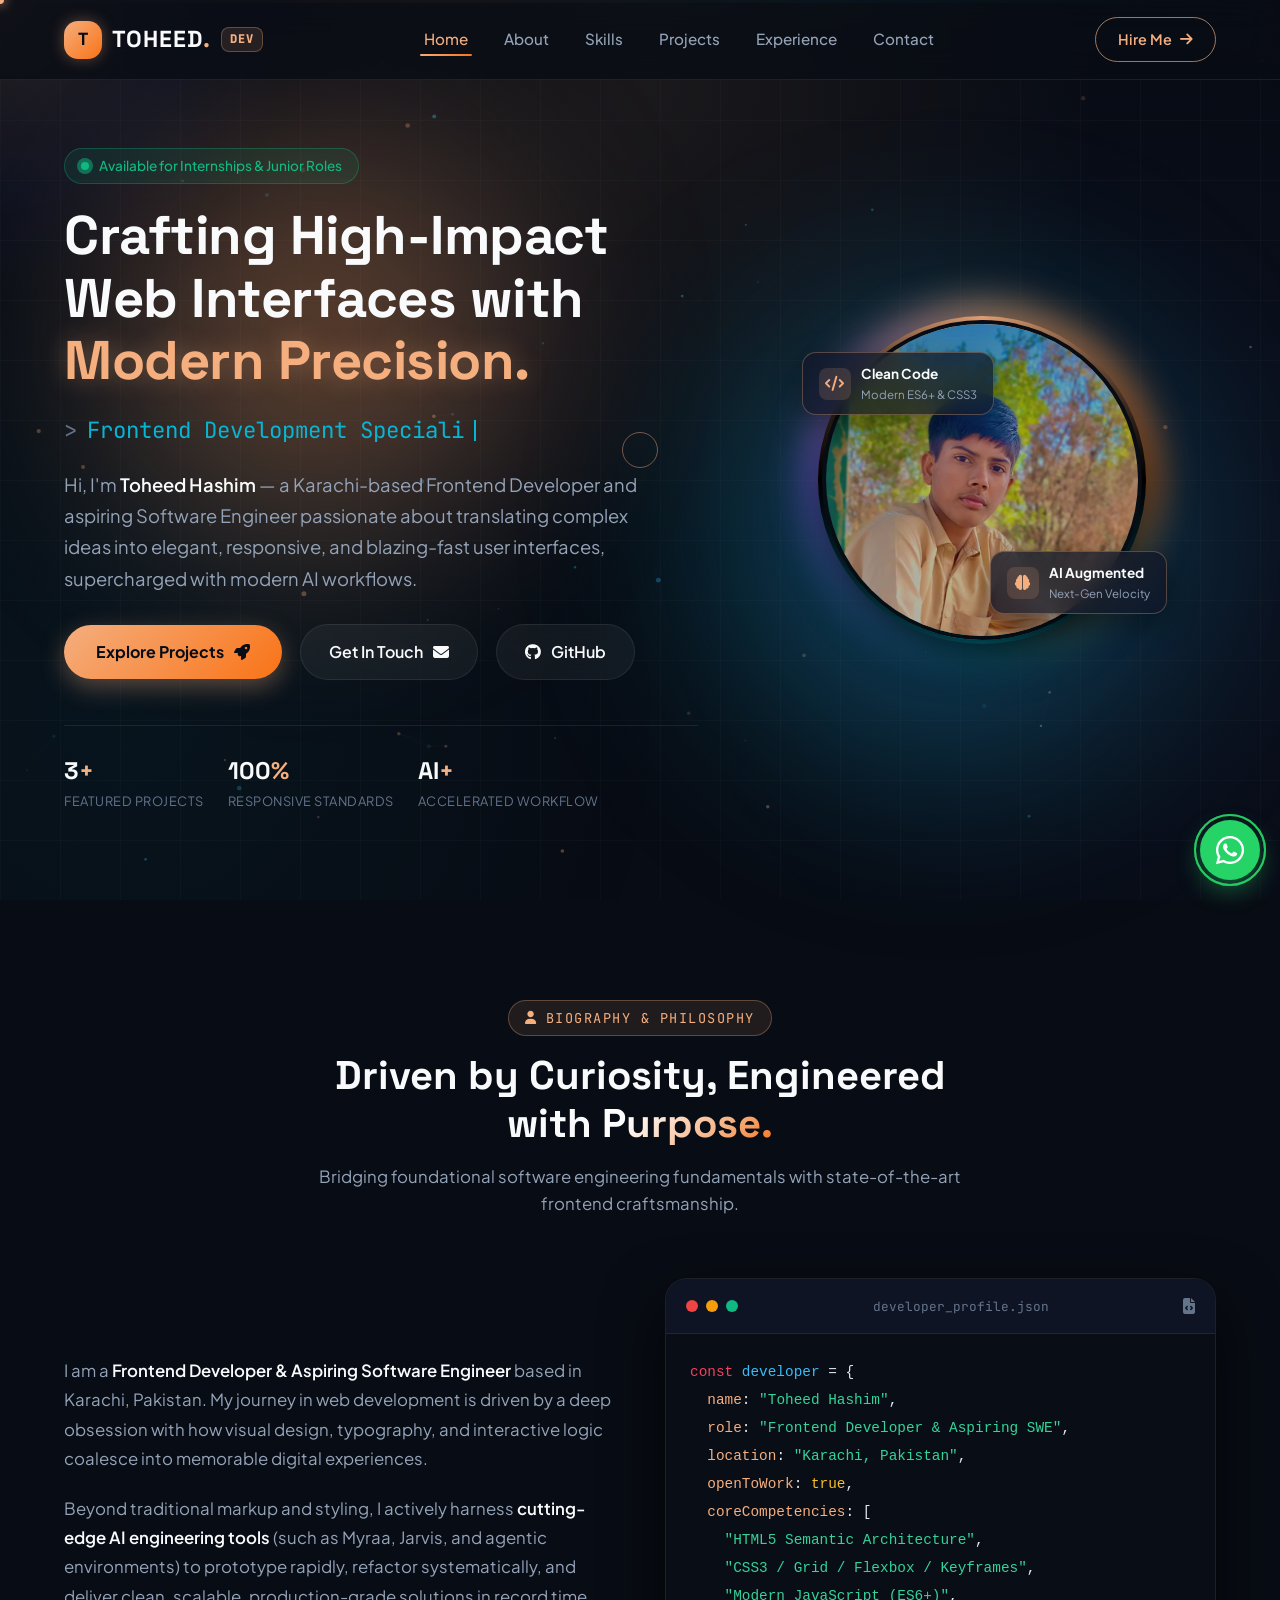
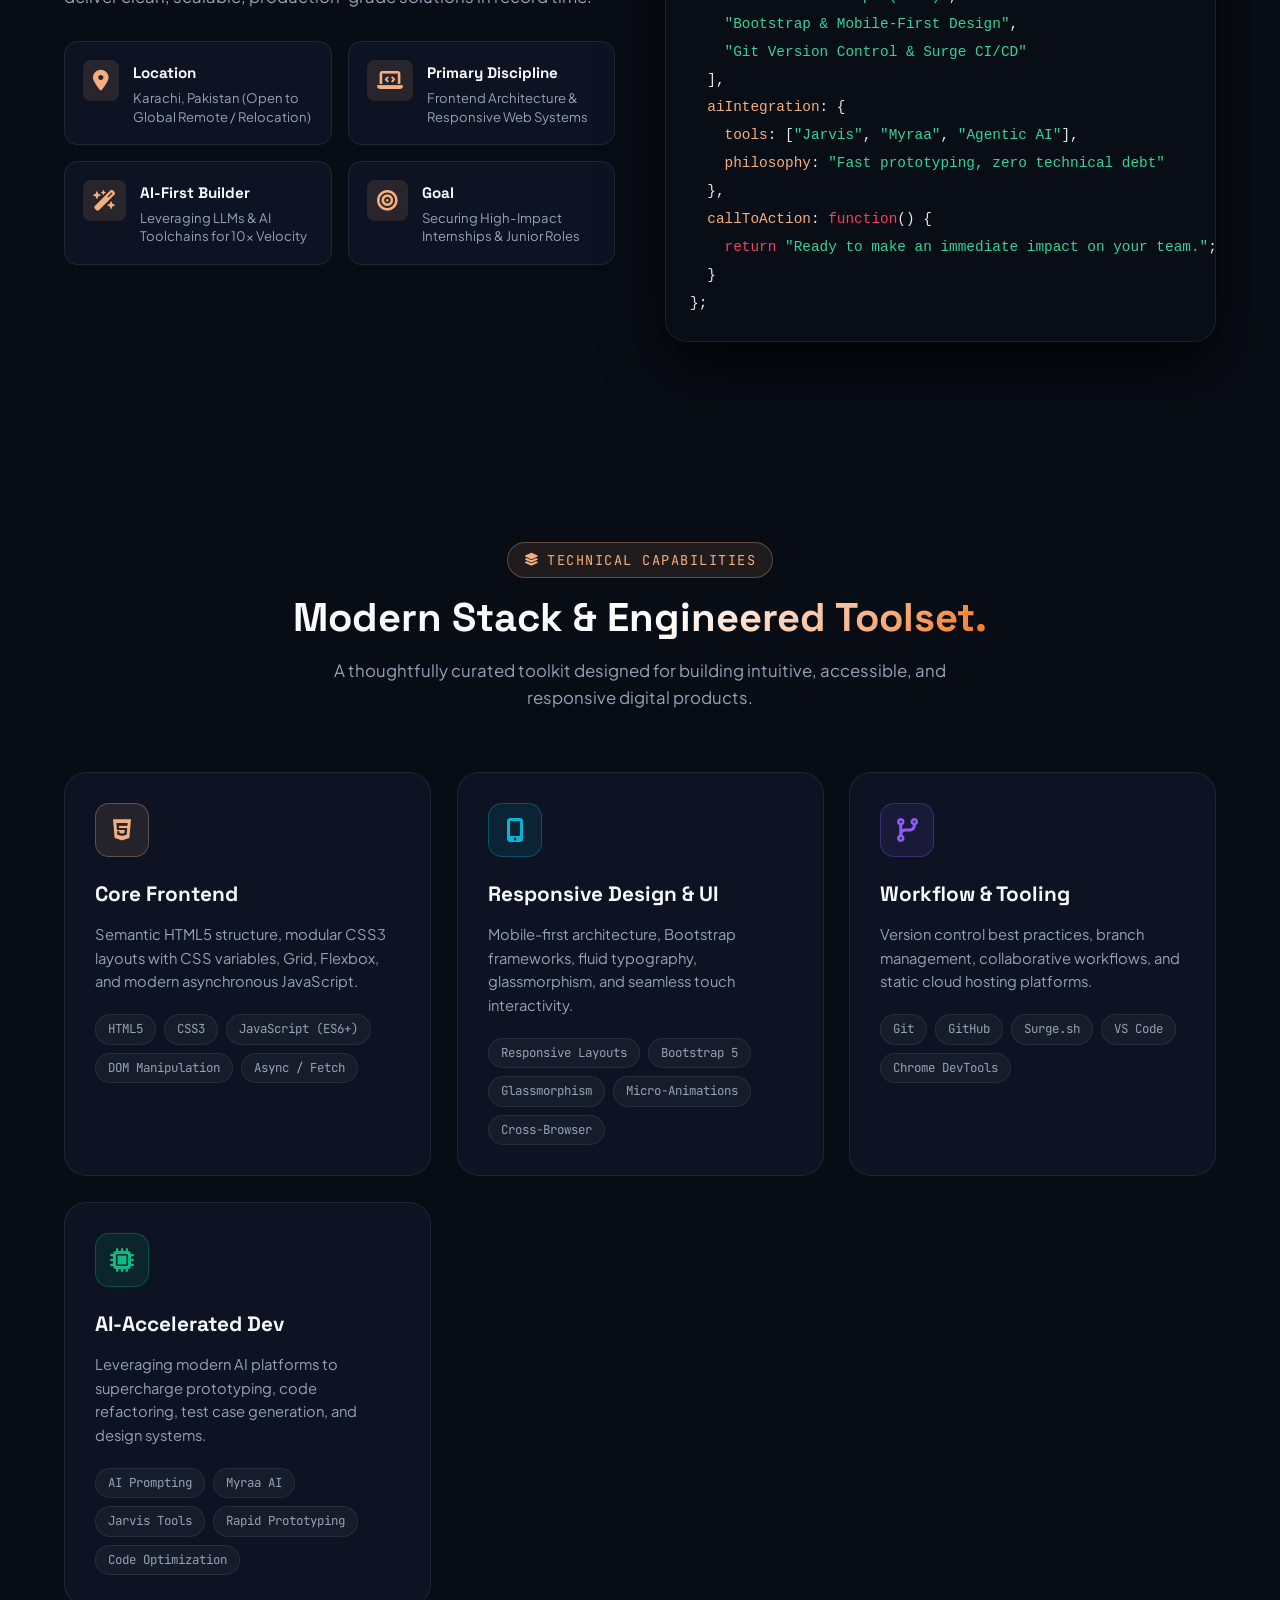
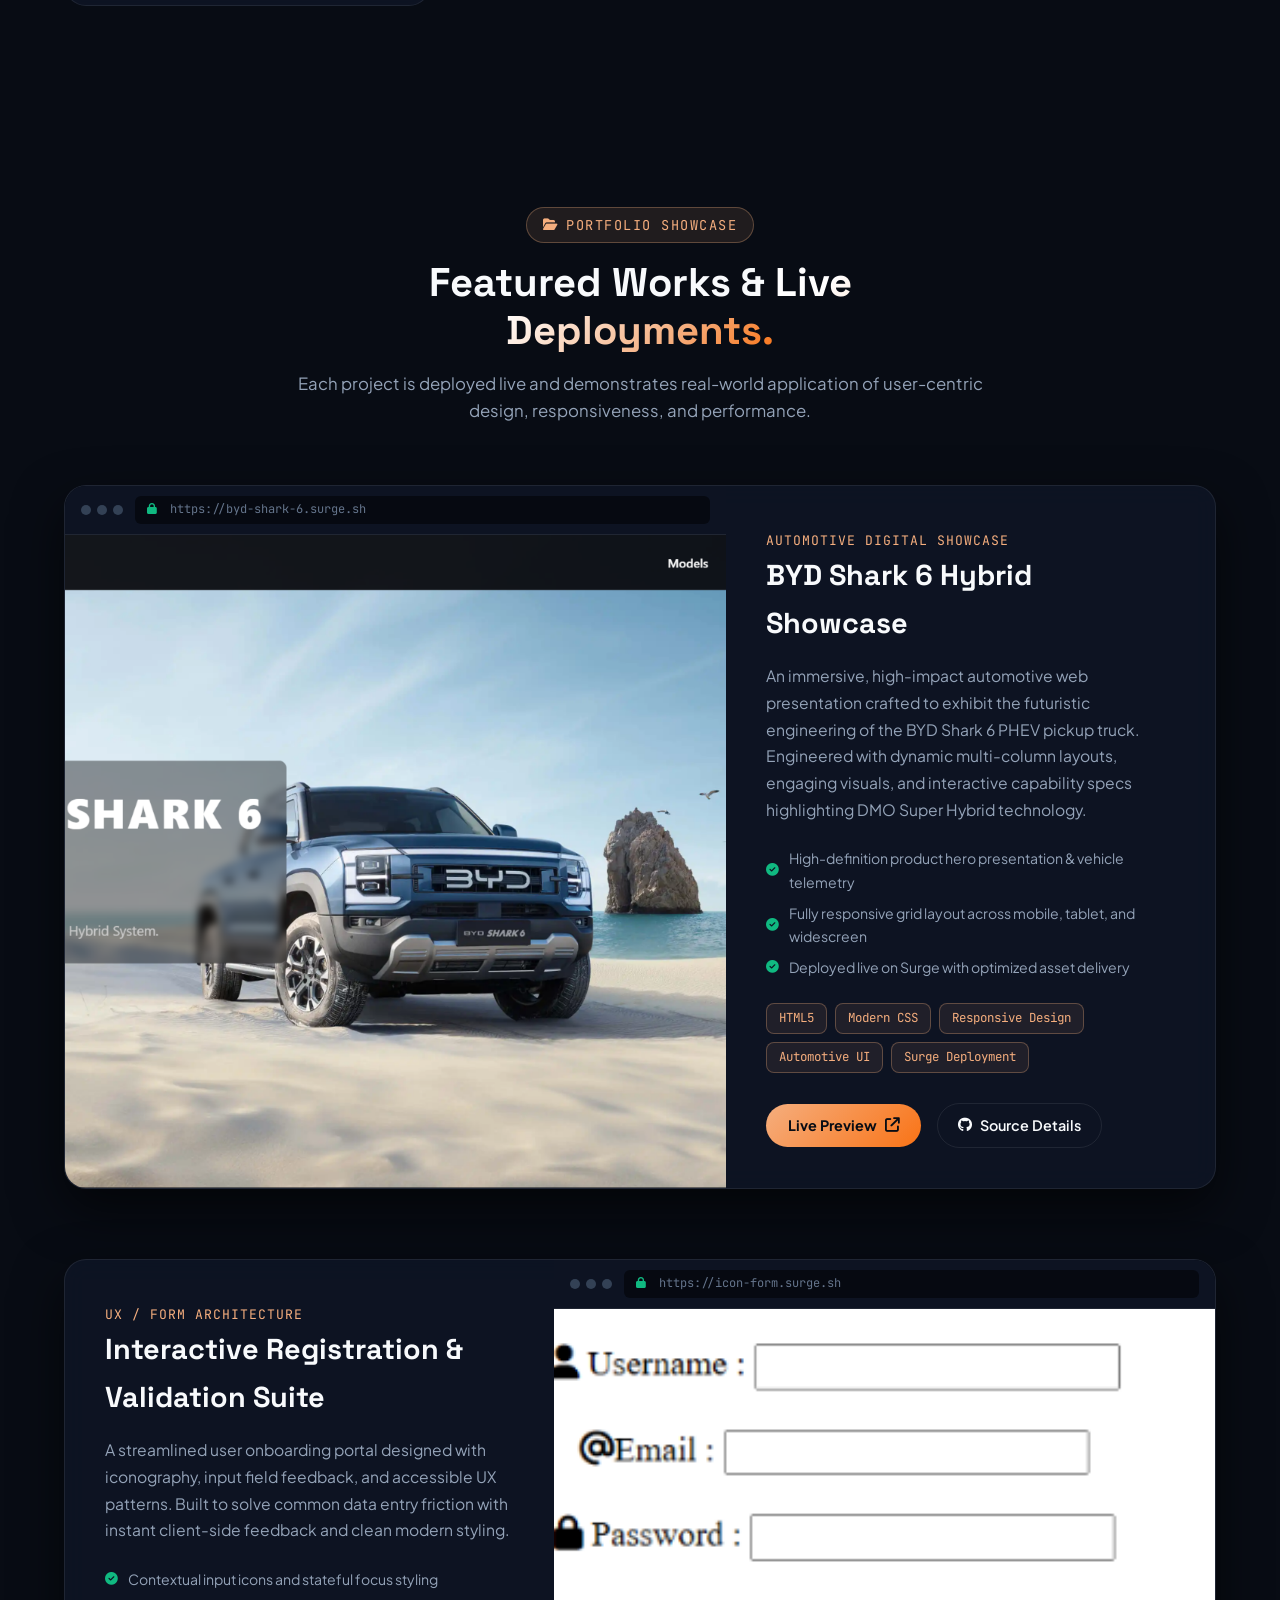
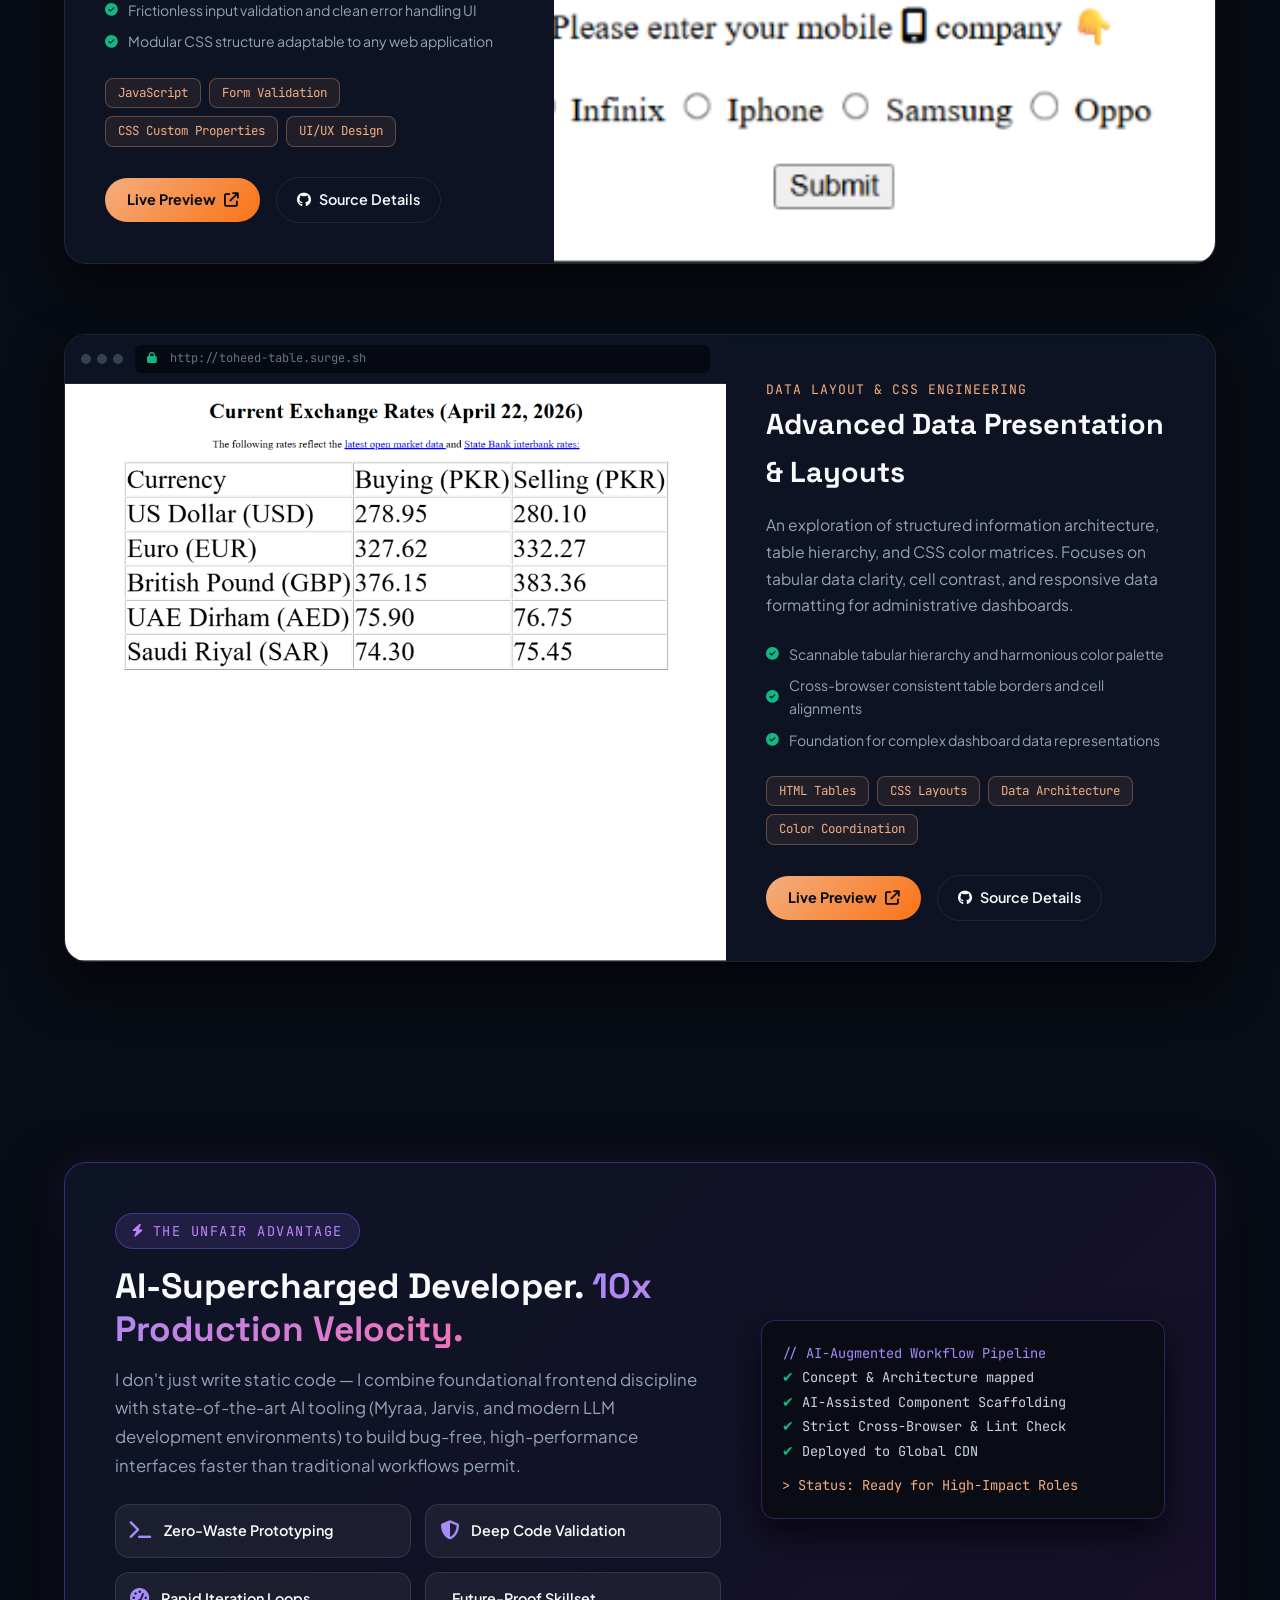
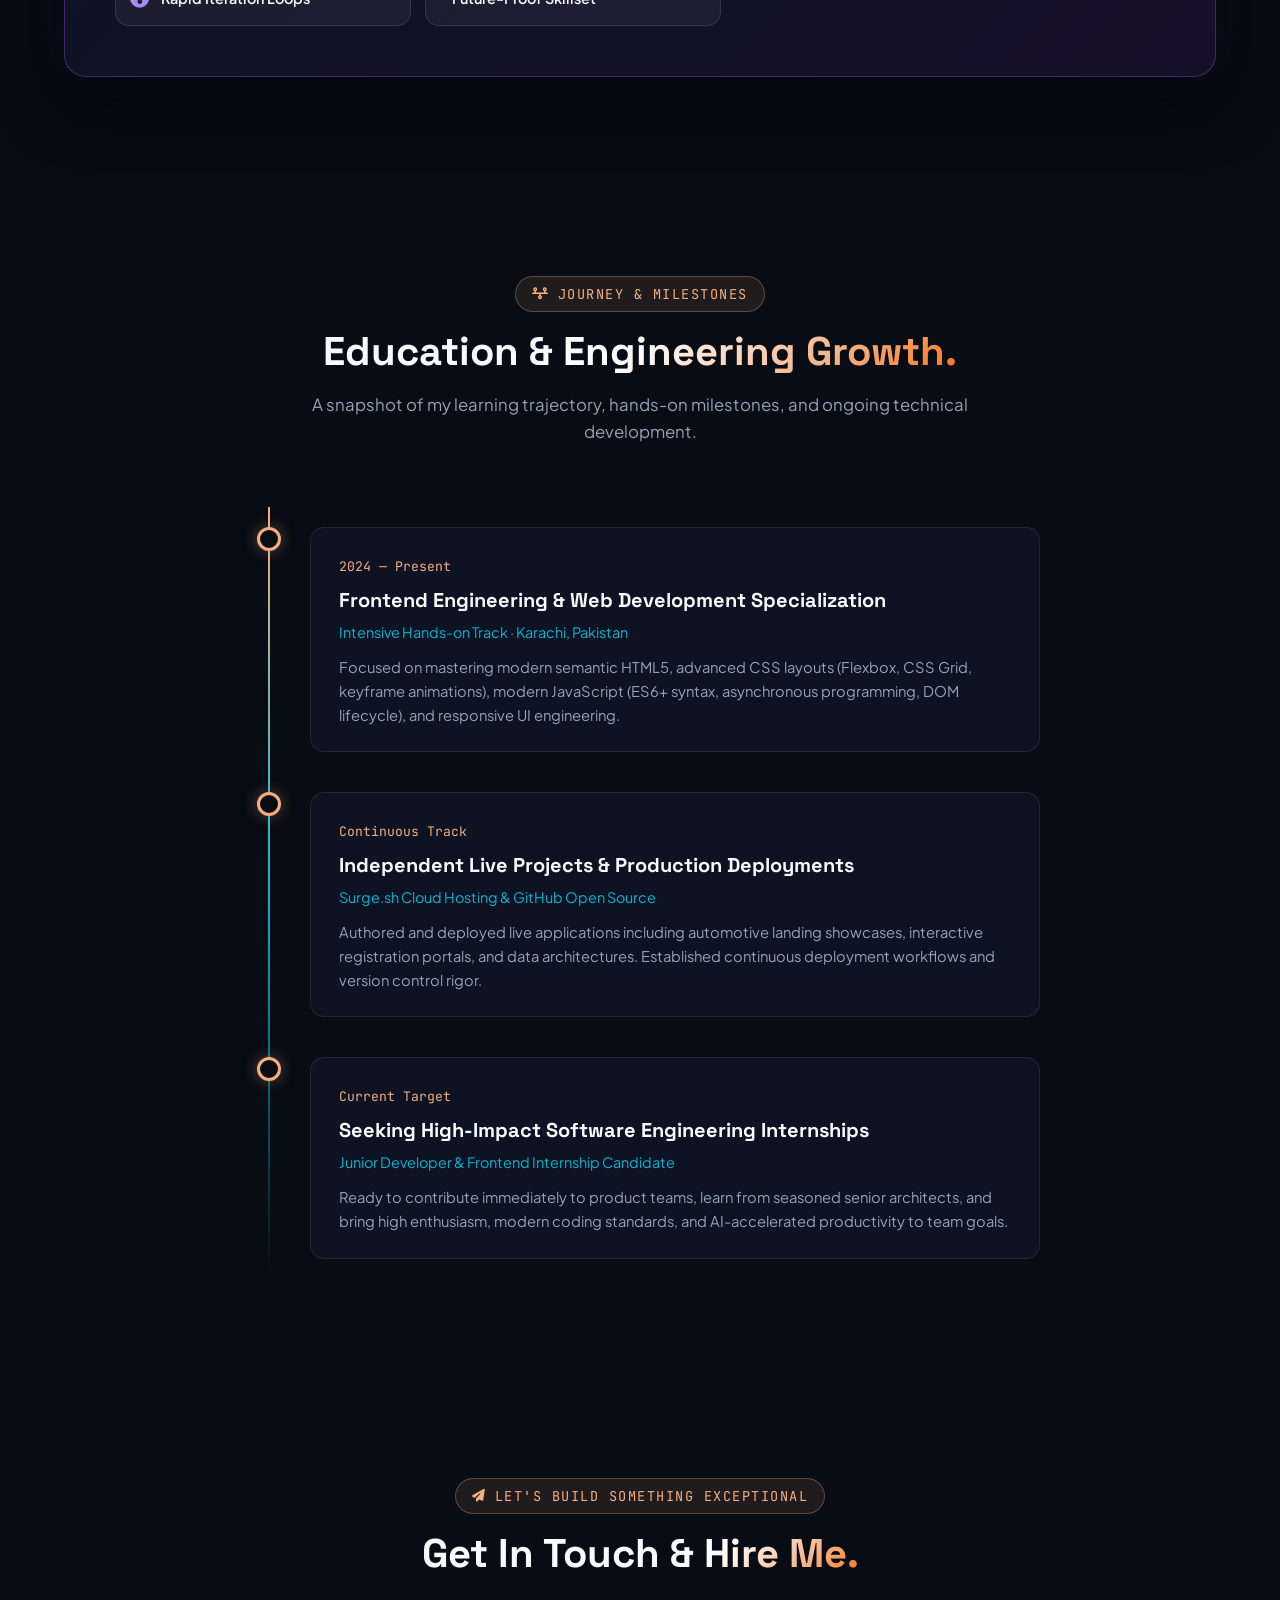
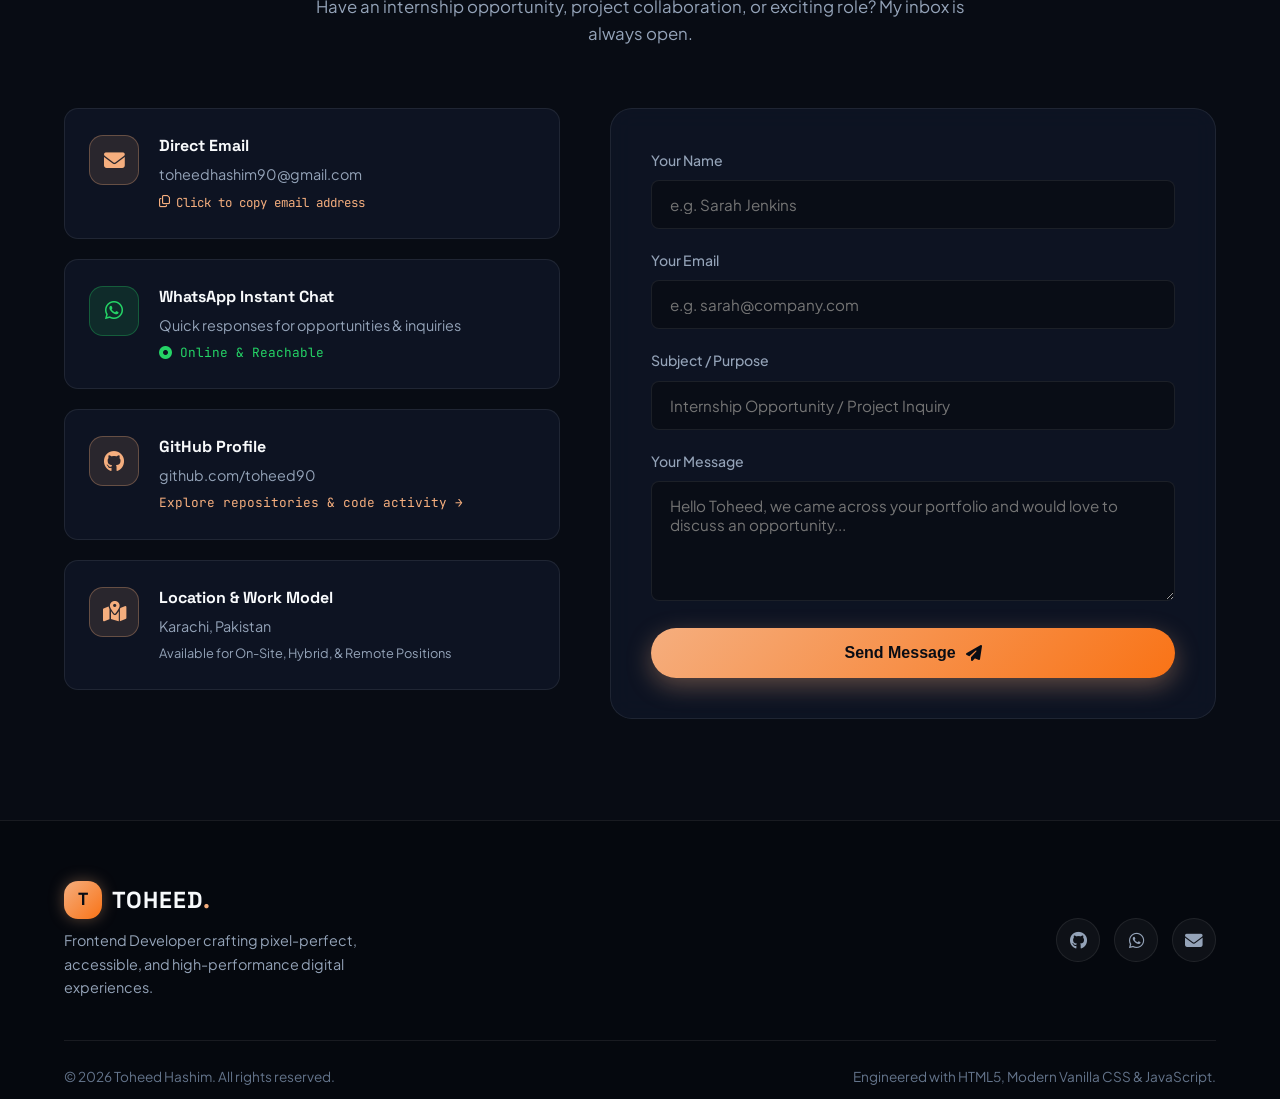
<file: index.html>
<!DOCTYPE html>
<html lang="en">
<head>
    <meta charset="UTF-8">
    <meta name="viewport" content="width=device-width, initial-scale=1.0">
    <title>Toheed Hashim | Frontend Developer & Aspiring Software Engineer</title>
    
    <!-- SEO & Metadata -->
    <meta name="description" content="Portfolio of Toheed Hashim - Frontend Developer & Aspiring Software Engineer in Karachi, building sleek, modern, high-performance web applications and AI-accelerated workflows.">
    <meta name="keywords" content="Toheed Hashim, Frontend Developer, Web Developer Karachi, Software Engineer, Portfolio, HTML5, CSS3, JavaScript, Bootstrap">
    <meta name="author" content="Toheed Hashim">
    
    <!-- Google Fonts -->
    <link rel="preconnect" href="https://fonts.googleapis.com">
    <link rel="preconnect" href="https://fonts.gstatic.com" crossorigin>
    <link href="https://fonts.googleapis.com/css2?family=JetBrains+Mono:wght@400;500;700&family=Plus+Jakarta+Sans:wght@400;500;600;700&family=Space+Grotesk:wght@500;700;800&display=swap" rel="stylesheet">
    
    <!-- Font Awesome Icons -->
    <link rel="stylesheet" href="https://cdnjs.cloudflare.com/ajax/libs/font-awesome/6.5.1/css/all.min.css">
    
    <!-- Custom Stylesheet -->
    <link rel="stylesheet" href="style.css">
</head>
<body>

    <!-- Ambient Canvas & Background Grid Pattern -->
    <canvas id="ambientCanvas"></canvas>
    <div class="bg-grid-pattern"></div>
    <div class="cosmic-orb orb-1"></div>
    <div class="cosmic-orb orb-2"></div>
    <div class="cyber-scanline"></div>

    <!-- Custom Cursor -->
    <div class="custom-cursor" id="cursor"></div>
    <div class="cursor-ring" id="cursorRing"></div>

    <!-- ==========================================================================
         TOP NAVIGATION BAR
         ========================================================================== -->
    <nav class="navbar" id="navbar">
        <div class="container nav-container">
            <!-- Brand Logo -->
            <a href="#home" class="brand-logo" id="brandLogo">
                <div class="logo-icon">T</div>
                <span>TOHEED<span class="logo-dot">.</span></span>
                <span class="dev-tag">DEV</span>
            </a>

            <!-- Nav Links -->
            <ul class="nav-menu" id="navMenu">
                <li><a href="#home" class="nav-link active">Home</a></li>
                <li><a href="#about" class="nav-link">About</a></li>
                <li><a href="#skills" class="nav-link">Skills</a></li>
                <li><a href="#projects" class="nav-link">Projects</a></li>
                <li><a href="#experience" class="nav-link">Experience</a></li>
                <li><a href="#contact" class="nav-link">Contact</a></li>
            </ul>

            <!-- Nav Action & Hamburger -->
            <div class="nav-actions">
                <a href="#contact" class="btn-hire">
                    <span>Hire Me</span>
                    <i class="fa-solid fa-arrow-right"></i>
                </a>
                <button class="hamburger" id="hamburgerBtn" aria-label="Toggle navigation menu">
                    <span></span>
                    <span></span>
                    <span></span>
                </button>
            </div>
        </div>
    </nav>

    <!-- ==========================================================================
         HERO SECTION
         ========================================================================== -->
    <section class="hero-section" id="home">
        <div class="container">
            <div class="hero-grid">
                <!-- Left Hero Content -->
                <div class="hero-content">
                    <!-- Status Badge -->
                    <div class="status-badge">
                        <span class="status-dot"></span>
                        <span>Available for Internships & Junior Roles</span>
                    </div>

                    <!-- Main Headline with Cyber Glitch -->
                    <h1 class="hero-title glitch-text">
                        Crafting High-Impact Web Interfaces with <span class="name-highlight">Modern Precision.</span>
                    </h1>

                    <!-- Dynamic Typing Text -->
                    <div class="typed-role-container">
                        <span class="prefix">&gt;</span>
                        <span id="typedRole">Frontend Development Specialist</span>
                        <span class="typed-cursor"></span>
                    </div>

                    <!-- Intro Narrative -->
                    <p class="hero-description">
                        Hi, I'm <strong>Toheed Hashim</strong> — a Karachi-based Frontend Developer and aspiring Software Engineer passionate about translating complex ideas into elegant, responsive, and blazing-fast user interfaces, supercharged with modern AI workflows.
                    </p>

                    <!-- Call To Action Buttons -->
                    <div class="hero-cta-group">
                        <a href="#projects" class="btn-primary">
                            <span>Explore Projects</span>
                            <i class="fa-solid fa-rocket"></i>
                        </a>
                        <a href="#contact" class="btn-secondary">
                            <span>Get In Touch</span>
                            <i class="fa-solid fa-envelope"></i>
                        </a>
                        <a href="https://github.com/toheed90" target="_blank" rel="noopener noreferrer" class="btn-secondary" title="GitHub Profile">
                            <i class="fa-brands fa-github"></i>
                            <span>GitHub</span>
                        </a>
                    </div>

                    <!-- Key Metrics -->
                    <div class="hero-metrics">
                        <div class="metric-item">
                            <div class="metric-number">3<span class="accent">+</span></div>
                            <div class="metric-label">Featured Projects</div>
                        </div>
                        <div class="metric-item">
                            <div class="metric-number">100<span class="accent">%</span></div>
                            <div class="metric-label">Responsive Standards</div>
                        </div>
                        <div class="metric-item">
                            <div class="metric-number">AI<span class="accent">+</span></div>
                            <div class="metric-label">Accelerated Workflow</div>
                        </div>
                    </div>
                </div>

                <!-- Right Hero Visual / Avatar -->
                <div class="hero-media">
                    <div class="avatar-wrapper">
                        <div class="avatar-glow-ring"></div>
                        <div class="avatar-border-ring"></div>
                        <img src="toheed.jpeg" alt="Toheed Hashim - Frontend Developer" class="avatar-img">
                        
                        <!-- Floating Glass Badges -->
                        <div class="floating-badge badge-1">
                            <div class="badge-icon">
                                <i class="fa-solid fa-code"></i>
                            </div>
                            <div class="badge-text">
                                <strong>Clean Code</strong>
                                <span>Modern ES6+ & CSS3</span>
                            </div>
                        </div>

                        <div class="floating-badge badge-2">
                            <div class="badge-icon">
                                <i class="fa-solid fa-brain"></i>
                            </div>
                            <div class="badge-text">
                                <strong>AI Augmented</strong>
                                <span>Next-Gen Velocity</span>
                            </div>
                        </div>
                    </div>
                </div>
            </div>
        </div>
    </section>

    <!-- ==========================================================================
         ABOUT ME SECTION
         ========================================================================== -->
    <section class="about-section" id="about">
        <div class="container">
            <div class="section-header reveal">
                <div class="section-tag glow-animated">
                    <i class="fa-solid fa-user"></i>
                    <span>Biography & Philosophy</span>
                </div>
                <h2 class="section-title">
                    Driven by Curiosity, Engineered with <span class="gradient-text">Purpose.</span>
                </h2>
                <p class="section-subtitle">
                    Bridging foundational software engineering fundamentals with state-of-the-art frontend craftsmanship.
                </p>
            </div>

            <div class="about-grid">
                <!-- Narrative -->
                <div class="about-narrative reveal-left delay-1">
                    <p>
                        I am a <strong>Frontend Developer & Aspiring Software Engineer</strong> based in Karachi, Pakistan. My journey in web development is driven by a deep obsession with how visual design, typography, and interactive logic coalesce into memorable digital experiences.
                    </p>
                    <p>
                        Beyond traditional markup and styling, I actively harness <strong>cutting-edge AI engineering tools</strong> (such as Myraa, Jarvis, and agentic environments) to prototype rapidly, refactor systematically, and deliver clean, scalable, production-grade solutions in record time.
                    </p>

                    <!-- Key Highlights Grid -->
                    <div class="about-highlights">
                        <div class="highlight-box">
                            <i class="fa-solid fa-location-dot"></i>
                            <div class="highlight-content">
                                <h4>Location</h4>
                                <p>Karachi, Pakistan (Open to Global Remote / Relocation)</p>
                            </div>
                        </div>

                        <div class="highlight-box">
                            <i class="fa-solid fa-laptop-code"></i>
                            <div class="highlight-content">
                                <h4>Primary Discipline</h4>
                                <p>Frontend Architecture & Responsive Web Systems</p>
                            </div>
                        </div>

                        <div class="highlight-box">
                            <i class="fa-solid fa-wand-magic-sparkles"></i>
                            <div class="highlight-content">
                                <h4>AI-First Builder</h4>
                                <p>Leveraging LLMs & AI Toolchains for 10x Velocity</p>
                            </div>
                        </div>

                        <div class="highlight-box">
                            <i class="fa-solid fa-bullseye"></i>
                            <div class="highlight-content">
                                <h4>Goal</h4>
                                <p>Securing High-Impact Internships & Junior Roles</p>
                            </div>
                        </div>
                    </div>
                </div>

                <!-- Code Terminal Preview -->
                <div class="about-code-window reveal-right delay-2 float-animated">
                    <div class="code-header">
                        <div class="window-dots">
                            <span class="dot red"></span>
                            <span class="dot yellow"></span>
                            <span class="dot green"></span>
                        </div>
                        <span class="window-title">developer_profile.json</span>
                        <span><i class="fa-solid fa-file-code" style="color: #64748b;"></i></span>
                    </div>
                    <pre class="code-body"><code><span class="keyword">const</span> <span class="variable">developer</span> = {
  <span class="property">name</span>: <span class="string">"Toheed Hashim"</span>,
  <span class="property">role</span>: <span class="string">"Frontend Developer & Aspiring SWE"</span>,
  <span class="property">location</span>: <span class="string">"Karachi, Pakistan"</span>,
  <span class="property">openToWork</span>: <span class="boolean">true</span>,
  <span class="property">coreCompetencies</span>: [
    <span class="string">"HTML5 Semantic Architecture"</span>,
    <span class="string">"CSS3 / Grid / Flexbox / Keyframes"</span>,
    <span class="string">"Modern JavaScript (ES6+)"</span>,
    <span class="string">"Bootstrap & Mobile-First Design"</span>,
    <span class="string">"Git Version Control & Surge CI/CD"</span>
  ],
  <span class="property">aiIntegration</span>: {
    <span class="property">tools</span>: [<span class="string">"Jarvis"</span>, <span class="string">"Myraa"</span>, <span class="string">"Agentic AI"</span>],
    <span class="property">philosophy</span>: <span class="string">"Fast prototyping, zero technical debt"</span>
  },
  <span class="property">callToAction</span>: <span class="keyword">function</span>() {
    <span class="keyword">return</span> <span class="string">"Ready to make an immediate impact on your team."</span>;
  }
};</code></pre>
                </div>
            </div>
        </div>
    </section>

    <!-- ==========================================================================
         SKILLS & TECHNICAL MASTERY SECTION
         ========================================================================== -->
    <section class="skills-section" id="skills">
        <div class="container">
            <div class="section-header reveal">
                <div class="section-tag glow-animated">
                    <i class="fa-solid fa-layer-group"></i>
                    <span>Technical Capabilities</span>
                </div>
                <h2 class="section-title">
                    Modern Stack & <span class="gradient-text">Engineered Toolset.</span>
                </h2>
                <p class="section-subtitle">
                    A thoughtfully curated toolkit designed for building intuitive, accessible, and responsive digital products.
                </p>
            </div>

            <div class="skills-grid">
                <!-- Skill Card 1: Frontend Architecture -->
                <div class="skill-card reveal delay-1">
                    <div class="skill-icon-wrap">
                        <i class="fa-brands fa-html5"></i>
                    </div>
                    <h3>Core Frontend</h3>
                    <p>Semantic HTML5 structure, modular CSS3 layouts with CSS variables, Grid, Flexbox, and modern asynchronous JavaScript.</p>
                    <div class="skill-tags">
                        <span class="skill-badge">HTML5</span>
                        <span class="skill-badge">CSS3</span>
                        <span class="skill-badge">JavaScript (ES6+)</span>
                        <span class="skill-badge">DOM Manipulation</span>
                        <span class="skill-badge">Async / Fetch</span>
                    </div>
                </div>

                <!-- Skill Card 2: UI/UX & Responsive Systems -->
                <div class="skill-card cyan reveal delay-2">
                    <div class="skill-icon-wrap">
                        <i class="fa-solid fa-mobile-screen-button"></i>
                    </div>
                    <h3>Responsive Design & UI</h3>
                    <p>Mobile-first architecture, Bootstrap frameworks, fluid typography, glassmorphism, and seamless touch interactivity.</p>
                    <div class="skill-tags">
                        <span class="skill-badge">Responsive Layouts</span>
                        <span class="skill-badge">Bootstrap 5</span>
                        <span class="skill-badge">Glassmorphism</span>
                        <span class="skill-badge">Micro-Animations</span>
                        <span class="skill-badge">Cross-Browser</span>
                    </div>
                </div>

                <!-- Skill Card 3: Developer Tooling & Workflow -->
                <div class="skill-card purple reveal delay-3">
                    <div class="skill-icon-wrap">
                        <i class="fa-solid fa-code-branch"></i>
                    </div>
                    <h3>Workflow & Tooling</h3>
                    <p>Version control best practices, branch management, collaborative workflows, and static cloud hosting platforms.</p>
                    <div class="skill-tags">
                        <span class="skill-badge">Git</span>
                        <span class="skill-badge">GitHub</span>
                        <span class="skill-badge">Surge.sh</span>
                        <span class="skill-badge">VS Code</span>
                        <span class="skill-badge">Chrome DevTools</span>
                    </div>
                </div>

                <!-- Skill Card 4: Next-Gen AI Supercharging -->
                <div class="skill-card emerald reveal delay-4">
                    <div class="skill-icon-wrap">
                        <i class="fa-solid fa-microchip"></i>
                    </div>
                    <h3>AI-Accelerated Dev</h3>
                    <p>Leveraging modern AI platforms to supercharge prototyping, code refactoring, test case generation, and design systems.</p>
                    <div class="skill-tags">
                        <span class="skill-badge">AI Prompting</span>
                        <span class="skill-badge">Myraa AI</span>
                        <span class="skill-badge">Jarvis Tools</span>
                        <span class="skill-badge">Rapid Prototyping</span>
                        <span class="skill-badge">Code Optimization</span>
                    </div>
                </div>
            </div>
        </div>
    </section>

    <!-- ==========================================================================
         FEATURED PROJECTS SECTION
         ========================================================================== -->
    <section class="projects-section" id="projects">
        <div class="container">
            <div class="section-header reveal">
                <div class="section-tag glow-animated">
                    <i class="fa-solid fa-folder-open"></i>
                    <span>Portfolio Showcase</span>
                </div>
                <h2 class="section-title">
                    Featured Works & <span class="gradient-text">Live Deployments.</span>
                </h2>
                <p class="section-subtitle">
                    Each project is deployed live and demonstrates real-world application of user-centric design, responsiveness, and performance.
                </p>
            </div>

            <div class="projects-grid">
                <!-- Project 1: BYD Shark 6 Showcase -->
                <div class="project-card reveal delay-1">
                    <div class="project-media-wrap">
                        <div class="browser-bar">
                            <div class="browser-dots">
                                <span class="b-dot"></span>
                                <span class="b-dot"></span>
                                <span class="b-dot"></span>
                            </div>
                            <div class="browser-url">
                                <i class="fa-solid fa-lock"></i>
                                https://byd-shark-6.surge.sh
                            </div>
                        </div>
                        <div class="project-media-inner">
                            <img src="Screenshot 2026-07-10 171017.png" alt="BYD Shark 6 Showcase Project Preview">
                            <div class="project-overlay">
                                <a href="https://byd-shark-6.surge.sh/" target="_blank" rel="noopener noreferrer" class="btn-project">
                                    <i class="fa-solid fa-arrow-up-right-from-square"></i>
                                    <span>Launch Live App</span>
                                </a>
                            </div>
                        </div>
                    </div>
                    <div class="project-info-wrap">
                        <div>
                            <span class="project-category">Automotive Digital Showcase</span>
                            <h3 class="project-title">BYD Shark 6 Hybrid Showcase</h3>
                            <p class="project-desc">
                                An immersive, high-impact automotive web presentation crafted to exhibit the futuristic engineering of the BYD Shark 6 PHEV pickup truck. Engineered with dynamic multi-column layouts, engaging visuals, and interactive capability specs highlighting DMO Super Hybrid technology.
                            </p>
                            <ul class="project-features">
                                <li><i class="fa-solid fa-circle-check"></i> High-definition product hero presentation & vehicle telemetry</li>
                                <li><i class="fa-solid fa-circle-check"></i> Fully responsive grid layout across mobile, tablet, and widescreen</li>
                                <li><i class="fa-solid fa-circle-check"></i> Deployed live on Surge with optimized asset delivery</li>
                            </ul>
                        </div>
                        <div>
                            <div class="project-tech-stack">
                                <span class="tech-pill">HTML5</span>
                                <span class="tech-pill">Modern CSS</span>
                                <span class="tech-pill">Responsive Design</span>
                                <span class="tech-pill">Automotive UI</span>
                                <span class="tech-pill">Surge Deployment</span>
                            </div>
                            <div class="project-actions">
                                <a href="https://byd-shark-6.surge.sh/" target="_blank" rel="noopener noreferrer" class="btn-project">
                                    <span>Live Preview</span>
                                    <i class="fa-solid fa-external-link"></i>
                                </a>
                                <a href="https://github.com/toheed90" target="_blank" rel="noopener noreferrer" class="btn-project-outline">
                                    <i class="fa-brands fa-github"></i>
                                    <span>Source Details</span>
                                </a>
                            </div>
                        </div>
                    </div>
                </div>

                <!-- Project 2: Interactive Registration Suite -->
                <div class="project-card reverse reveal delay-2">
                    <div class="project-media-wrap">
                        <div class="browser-bar">
                            <div class="browser-dots">
                                <span class="b-dot"></span>
                                <span class="b-dot"></span>
                                <span class="b-dot"></span>
                            </div>
                            <div class="browser-url">
                                <i class="fa-solid fa-lock"></i>
                                https://icon-form.surge.sh
                            </div>
                        </div>
                        <div class="project-media-inner">
                            <img src="form.png" alt="Interactive User Registration Form Preview">
                            <div class="project-overlay">
                                <a href="https://icon-form.surge.sh/" target="_blank" rel="noopener noreferrer" class="btn-project">
                                    <i class="fa-solid fa-arrow-up-right-from-square"></i>
                                    <span>Launch Live App</span>
                                </a>
                            </div>
                        </div>
                    </div>
                    <div class="project-info-wrap">
                        <div>
                            <span class="project-category">UX / Form Architecture</span>
                            <h3 class="project-title">Interactive Registration & Validation Suite</h3>
                            <p class="project-desc">
                                A streamlined user onboarding portal designed with iconography, input field feedback, and accessible UX patterns. Built to solve common data entry friction with instant client-side feedback and clean modern styling.
                            </p>
                            <ul class="project-features">
                                <li><i class="fa-solid fa-circle-check"></i> Contextual input icons and stateful focus styling</li>
                                <li><i class="fa-solid fa-circle-check"></i> Frictionless input validation and clean error handling UI</li>
                                <li><i class="fa-solid fa-circle-check"></i> Modular CSS structure adaptable to any web application</li>
                            </ul>
                        </div>
                        <div>
                            <div class="project-tech-stack">
                                <span class="tech-pill">JavaScript</span>
                                <span class="tech-pill">Form Validation</span>
                                <span class="tech-pill">CSS Custom Properties</span>
                                <span class="tech-pill">UI/UX Design</span>
                            </div>
                            <div class="project-actions">
                                <a href="https://icon-form.surge.sh/" target="_blank" rel="noopener noreferrer" class="btn-project">
                                    <span>Live Preview</span>
                                    <i class="fa-solid fa-external-link"></i>
                                </a>
                                <a href="https://github.com/toheed90" target="_blank" rel="noopener noreferrer" class="btn-project-outline">
                                    <i class="fa-brands fa-github"></i>
                                    <span>Source Details</span>
                                </a>
                            </div>
                        </div>
                    </div>
                </div>

                <!-- Project 3: Structured Data Representation -->
                <div class="project-card reveal delay-3">
                    <div class="project-media-wrap">
                        <div class="browser-bar">
                            <div class="browser-dots">
                                <span class="b-dot"></span>
                                <span class="b-dot"></span>
                                <span class="b-dot"></span>
                            </div>
                            <div class="browser-url">
                                <i class="fa-solid fa-lock"></i>
                                http://toheed-table.surge.sh
                            </div>
                        </div>
                        <div class="project-media-inner">
                            <img src="Screenshot 2026-07-10 172828.png" alt="Advanced Data Presentation Preview">
                            <div class="project-overlay">
                                <a href="http://toheed-table.surge.sh/" target="_blank" rel="noopener noreferrer" class="btn-project">
                                    <i class="fa-solid fa-arrow-up-right-from-square"></i>
                                    <span>Launch Live App</span>
                                </a>
                            </div>
                        </div>
                    </div>
                    <div class="project-info-wrap">
                        <div>
                            <span class="project-category">Data Layout & CSS Engineering</span>
                            <h3 class="project-title">Advanced Data Presentation & Layouts</h3>
                            <p class="project-desc">
                                An exploration of structured information architecture, table hierarchy, and CSS color matrices. Focuses on tabular data clarity, cell contrast, and responsive data formatting for administrative dashboards.
                            </p>
                            <ul class="project-features">
                                <li><i class="fa-solid fa-circle-check"></i> Scannable tabular hierarchy and harmonious color palette</li>
                                <li><i class="fa-solid fa-circle-check"></i> Cross-browser consistent table borders and cell alignments</li>
                                <li><i class="fa-solid fa-circle-check"></i> Foundation for complex dashboard data representations</li>
                            </ul>
                        </div>
                        <div>
                            <div class="project-tech-stack">
                                <span class="tech-pill">HTML Tables</span>
                                <span class="tech-pill">CSS Layouts</span>
                                <span class="tech-pill">Data Architecture</span>
                                <span class="tech-pill">Color Coordination</span>
                            </div>
                            <div class="project-actions">
                                <a href="http://toheed-table.surge.sh/" target="_blank" rel="noopener noreferrer" class="btn-project">
                                    <span>Live Preview</span>
                                    <i class="fa-solid fa-external-link"></i>
                                </a>
                                <a href="https://github.com/toheed90" target="_blank" rel="noopener noreferrer" class="btn-project-outline">
                                    <i class="fa-brands fa-github"></i>
                                    <span>Source Details</span>
                                </a>
                            </div>
                        </div>
                    </div>
                </div>
            </div>
        </div>
    </section>

    <!-- ==========================================================================
         AI-ACCELERATED DEVELOPER ADVANTAGE
         ========================================================================== -->
    <section class="ai-section">
        <div class="container">
            <div class="ai-edge-card reveal glow-animated">
                <div class="ai-edge-grid">
                    <div class="ai-edge-content">
                        <div class="section-tag" style="background: rgba(139, 92, 246, 0.15); border-color: rgba(139, 92, 246, 0.4); color: #c084fc;">
                            <i class="fa-solid fa-bolt"></i>
                            <span>The Unfair Advantage</span>
                        </div>
                        <h3>AI-Supercharged Developer. <span>10x Production Velocity.</span></h3>
                        <p>
                            I don't just write static code — I combine foundational frontend discipline with state-of-the-art AI tooling (Myraa, Jarvis, and modern LLM development environments) to build bug-free, high-performance interfaces faster than traditional workflows permit.
                        </p>
                        <div class="ai-pill-grid">
                            <div class="ai-pill">
                                <i class="fa-solid fa-terminal"></i>
                                <span>Zero-Waste Prototyping</span>
                            </div>
                            <div class="ai-pill">
                                <i class="fa-solid fa-shield-halved"></i>
                                <span>Deep Code Validation</span>
                            </div>
                            <div class="ai-pill">
                                <i class="fa-solid fa-gauge-high"></i>
                                <span>Rapid Iteration Loops</span>
                            </div>
                            <div class="ai-pill">
                                <i class="fa-solid fa-sparkles"></i>
                                <span>Future-Proof Skillset</span>
                            </div>
                        </div>
                    </div>

                    <div class="ai-visual">
                        <div class="ai-terminal">
                            <p class="line-accent">// AI-Augmented Workflow Pipeline</p>
                            <p><span class="line-success">✔</span> Concept & Architecture mapped</p>
                            <p><span class="line-success">✔</span> AI-Assisted Component Scaffolding</p>
                            <p><span class="line-success">✔</span> Strict Cross-Browser & Lint Check</p>
                            <p><span class="line-success">✔</span> Deployed to Global CDN</p>
                            <p style="margin-top: 10px; color: var(--accent-primary);">&gt; Status: Ready for High-Impact Roles</p>
                        </div>
                    </div>
                </div>
            </div>
        </div>
    </section>

    <!-- ==========================================================================
         EXPERIENCE & CAREER MILESTONES (TIMELINE)
         ========================================================================== -->
    <section class="experience-section" id="experience">
        <div class="container">
            <div class="section-header reveal">
                <div class="section-tag glow-animated">
                    <i class="fa-solid fa-timeline"></i>
                    <span>Journey & Milestones</span>
                </div>
                <h2 class="section-title">
                    Education & <span class="gradient-text">Engineering Growth.</span>
                </h2>
                <p class="section-subtitle">
                    A snapshot of my learning trajectory, hands-on milestones, and ongoing technical development.
                </p>
            </div>

            <div class="timeline">
                <!-- Timeline Item 1 -->
                <div class="timeline-item reveal delay-1">
                    <div class="timeline-dot"></div>
                    <div class="timeline-card">
                        <span class="timeline-date">2024 — Present</span>
                        <h3 class="timeline-title">Frontend Engineering & Web Development Specialization</h3>
                        <div class="timeline-sub">Intensive Hands-on Track · Karachi, Pakistan</div>
                        <p class="timeline-desc">
                            Focused on mastering modern semantic HTML5, advanced CSS layouts (Flexbox, CSS Grid, keyframe animations), modern JavaScript (ES6+ syntax, asynchronous programming, DOM lifecycle), and responsive UI engineering.
                        </p>
                    </div>
                </div>

                <!-- Timeline Item 2 -->
                <div class="timeline-item reveal delay-2">
                    <div class="timeline-dot"></div>
                    <div class="timeline-card">
                        <span class="timeline-date">Continuous Track</span>
                        <h3 class="timeline-title">Independent Live Projects & Production Deployments</h3>
                        <div class="timeline-sub">Surge.sh Cloud Hosting & GitHub Open Source</div>
                        <p class="timeline-desc">
                            Authored and deployed live applications including automotive landing showcases, interactive registration portals, and data architectures. Established continuous deployment workflows and version control rigor.
                        </p>
                    </div>
                </div>

                <!-- Timeline Item 3 -->
                <div class="timeline-item reveal delay-3">
                    <div class="timeline-dot"></div>
                    <div class="timeline-card">
                        <span class="timeline-date">Current Target</span>
                        <h3 class="timeline-title">Seeking High-Impact Software Engineering Internships</h3>
                        <div class="timeline-sub">Junior Developer & Frontend Internship Candidate</div>
                        <p class="timeline-desc">
                            Ready to contribute immediately to product teams, learn from seasoned senior architects, and bring high enthusiasm, modern coding standards, and AI-accelerated productivity to team goals.
                        </p>
                    </div>
                </div>
            </div>
        </div>
    </section>

    <!-- ==========================================================================
         CONTACT & COLLABORATION SECTION
         ========================================================================== -->
    <section class="contact-section" id="contact">
        <div class="container">
            <div class="section-header reveal">
                <div class="section-tag glow-animated">
                    <i class="fa-solid fa-paper-plane"></i>
                    <span>Let's Build Something Exceptional</span>
                </div>
                <h2 class="section-title">
                    Get In Touch & <span class="gradient-text">Hire Me.</span>
                </h2>
                <p class="section-subtitle">
                    Have an internship opportunity, project collaboration, or exciting role? My inbox is always open.
                </p>
            </div>

            <div class="contact-grid">
                <!-- Direct Contact Cards -->
                <div class="contact-info-cards reveal-left delay-1">
                    <a href="mailto:toheedhashim90@gmail.com" class="contact-card glow-animated">
                        <div class="contact-icon">
                            <i class="fa-solid fa-envelope"></i>
                        </div>
                        <div class="contact-details">
                            <h4>Direct Email</h4>
                            <p>toheedhashim90@gmail.com</p>
                            <button type="button" class="copy-email-btn" data-email="toheedhashim90@gmail.com">
                                <i class="fa-regular fa-copy"></i>
                                <span>Click to copy email address</span>
                            </button>
                        </div>
                    </a>

                    <a href="https://wa.me/923001234567" target="_blank" rel="noopener noreferrer" class="contact-card">
                        <div class="contact-icon" style="background: rgba(37, 211, 102, 0.12); border-color: rgba(37, 211, 102, 0.3); color: #25d366;">
                            <i class="fa-brands fa-whatsapp"></i>
                        </div>
                        <div class="contact-details">
                            <h4>WhatsApp Instant Chat</h4>
                            <p>Quick responses for opportunities & inquiries</p>
                            <span style="font-size: 0.8rem; color: #25d366; font-family: var(--font-mono);">
                                <i class="fa-solid fa-circle-dot"></i> Online & Reachable
                            </span>
                        </div>
                    </a>

                    <a href="https://github.com/toheed90" target="_blank" rel="noopener noreferrer" class="contact-card">
                        <div class="contact-icon">
                            <i class="fa-brands fa-github"></i>
                        </div>
                        <div class="contact-details">
                            <h4>GitHub Profile</h4>
                            <p>github.com/toheed90</p>
                            <span style="font-size: 0.8rem; color: var(--accent-primary); font-family: var(--font-mono);">
                                Explore repositories & code activity &rarr;
                            </span>
                        </div>
                    </a>

                    <div class="contact-card" style="cursor: default;">
                        <div class="contact-icon">
                            <i class="fa-solid fa-map-location-dot"></i>
                        </div>
                        <div class="contact-details">
                            <h4>Location & Work Model</h4>
                            <p>Karachi, Pakistan</p>
                            <span style="font-size: 0.8rem; color: var(--text-muted);">
                                Available for On-Site, Hybrid, & Remote Positions
                            </span>
                        </div>
                    </div>
                </div>

                <!-- Interactive Message Form -->
                <div class="contact-form-wrap reveal-right delay-2 float-animated">
                    <form id="contactForm">
                        <div class="form-group">
                            <label for="userName" class="form-label">Your Name</label>
                            <input type="text" id="userName" class="form-control" placeholder="e.g. Sarah Jenkins" required>
                        </div>

                        <div class="form-group">
                            <label for="userEmail" class="form-label">Your Email</label>
                            <input type="email" id="userEmail" class="form-control" placeholder="e.g. sarah@company.com" required>
                        </div>

                        <div class="form-group">
                            <label for="userSubject" class="form-label">Subject / Purpose</label>
                            <input type="text" id="userSubject" class="form-control" placeholder="Internship Opportunity / Project Inquiry" required>
                        </div>

                        <div class="form-group">
                            <label for="userMessage" class="form-label">Your Message</label>
                            <textarea id="userMessage" class="form-control" placeholder="Hello Toheed, we came across your portfolio and would love to discuss an opportunity..." required></textarea>
                        </div>

                        <button type="submit" class="btn-submit">
                            <span>Send Message</span>
                            <i class="fa-solid fa-paper-plane"></i>
                        </button>
                    </form>
                </div>
            </div>
        </div>
    </section>

    <!-- ==========================================================================
         FOOTER
         ========================================================================== -->
    <footer class="footer">
        <div class="container">
            <div class="footer-top">
                <div class="footer-brand">
                    <a href="#home" class="brand-logo">
                        <div class="logo-icon">T</div>
                        <span>TOHEED<span class="logo-dot">.</span></span>
                    </a>
                    <p>Frontend Developer crafting pixel-perfect, accessible, and high-performance digital experiences.</p>
                </div>

                <div class="footer-socials">
                    <a href="https://github.com/toheed90" target="_blank" rel="noopener noreferrer" class="social-link" title="GitHub">
                        <i class="fa-brands fa-github"></i>
                    </a>
                    <a href="https://wa.me/923001234567" target="_blank" rel="noopener noreferrer" class="social-link" title="WhatsApp">
                        <i class="fa-brands fa-whatsapp"></i>
                    </a>
                    <a href="mailto:toheedhashim90@gmail.com" class="social-link" title="Email">
                        <i class="fa-solid fa-envelope"></i>
                    </a>
                </div>
            </div>

            <div class="footer-bottom">
                <p>&copy; 2026 Toheed Hashim. All rights reserved.</p>
                <p>Engineered with HTML5, Modern Vanilla CSS & JavaScript.</p>
            </div>
        </div>
    </footer>

    <!-- Floating WhatsApp Action with Heavy Radar Pulse -->
    <a href="https://wa.me/923001234567" target="_blank" rel="noopener noreferrer" class="floating-whatsapp pulse-radar-heavy" title="Chat on WhatsApp">
        <i class="fa-brands fa-whatsapp"></i>
    </a>

    <!-- Scroll to Top Button -->
    <button class="scroll-top" id="scrollTopBtn" title="Scroll to top" aria-label="Scroll to top">
        <i class="fa-solid fa-chevron-up"></i>
    </button>

    <!-- Toast Notification Element -->
    <div class="toast-msg" id="toastMsg"></div>

    <!-- Scripts -->
    <script src="main.js"></script>
</body>
</html>
</file>
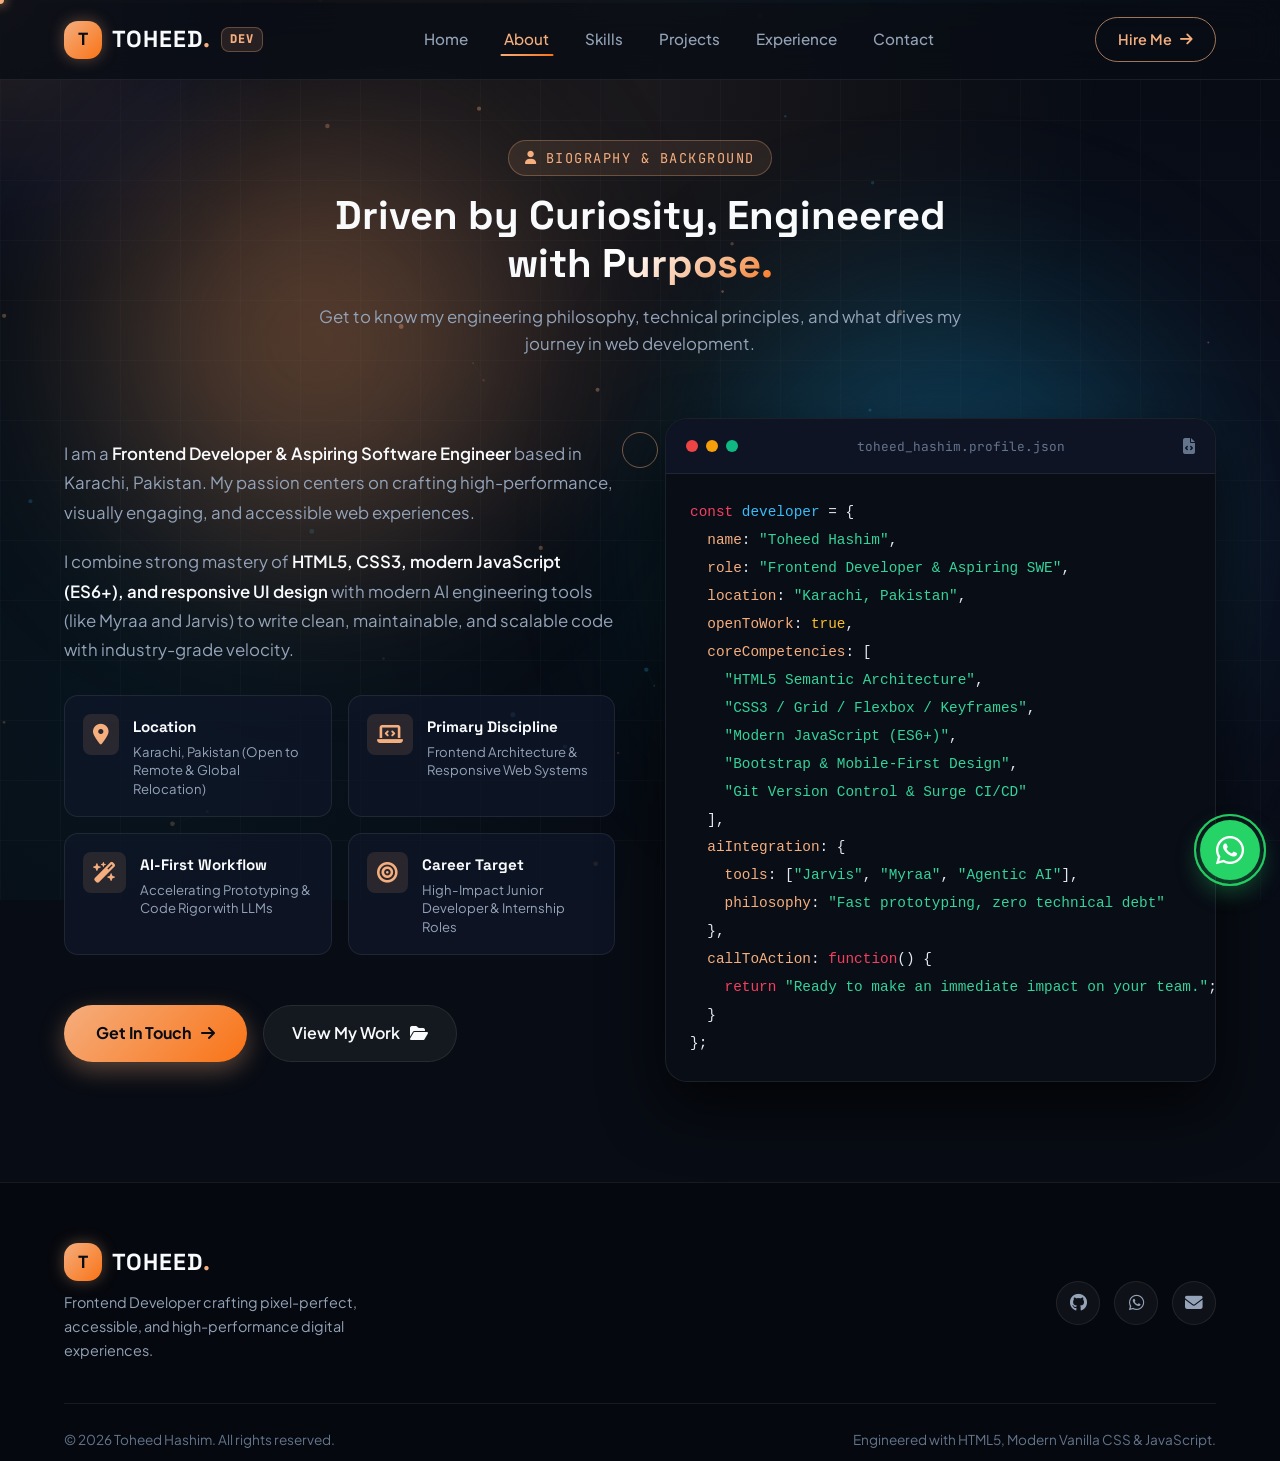
<file: About.html>
<!DOCTYPE html>
<html lang="en">
<head>
    <meta charset="UTF-8">
    <meta name="viewport" content="width=device-width, initial-scale=1.0">
    <title>About Me | Toheed Hashim - Frontend Developer</title>
    
    <!-- SEO & Metadata -->
    <meta name="description" content="Learn about Toheed Hashim - Frontend Developer & Aspiring Software Engineer based in Karachi, Pakistan. Engineering responsive web apps with modern precision.">
    <meta name="keywords" content="About Toheed Hashim, Frontend Developer Karachi, Software Engineer Biography, Web Developer">
    <meta name="author" content="Toheed Hashim">
    
    <!-- Google Fonts -->
    <link rel="preconnect" href="https://fonts.googleapis.com">
    <link rel="preconnect" href="https://fonts.gstatic.com" crossorigin>
    <link href="https://fonts.googleapis.com/css2?family=JetBrains+Mono:wght@400;500;700&family=Plus+Jakarta+Sans:wght@400;500;600;700&family=Space+Grotesk:wght@500;700;800&display=swap" rel="stylesheet">
    
    <!-- Font Awesome Icons -->
    <link rel="stylesheet" href="https://cdnjs.cloudflare.com/ajax/libs/font-awesome/6.5.1/css/all.min.css">
    
    <!-- Custom Stylesheet -->
    <link rel="stylesheet" href="style.css">
</head>
<body>

    <!-- Ambient Canvas & Background Grid Pattern -->
    <canvas id="ambientCanvas"></canvas>
    <div class="bg-grid-pattern"></div>
    <div class="cosmic-orb orb-1"></div>
    <div class="cosmic-orb orb-2"></div>
    <div class="cyber-scanline"></div>

    <!-- Custom Cursor -->
    <div class="custom-cursor" id="cursor"></div>
    <div class="cursor-ring" id="cursorRing"></div>

    <!-- ==========================================================================
         TOP NAVIGATION BAR
         ========================================================================== -->
    <nav class="navbar" id="navbar">
        <div class="container nav-container">
            <!-- Brand Logo -->
            <a href="index.html#home" class="brand-logo" id="brandLogo">
                <div class="logo-icon">T</div>
                <span>TOHEED<span class="logo-dot">.</span></span>
                <span class="dev-tag">DEV</span>
            </a>

            <!-- Nav Links -->
            <ul class="nav-menu" id="navMenu">
                <li><a href="index.html#home" class="nav-link">Home</a></li>
                <li><a href="About.html" class="nav-link active">About</a></li>
                <li><a href="index.html#skills" class="nav-link">Skills</a></li>
                <li><a href="Projects.html" class="nav-link">Projects</a></li>
                <li><a href="index.html#experience" class="nav-link">Experience</a></li>
                <li><a href="Contacts.html" class="nav-link">Contact</a></li>
            </ul>

            <!-- Nav Action & Hamburger -->
            <div class="nav-actions">
                <a href="Contacts.html" class="btn-hire">
                    <span>Hire Me</span>
                    <i class="fa-solid fa-arrow-right"></i>
                </a>
                <button class="hamburger" id="hamburgerBtn" aria-label="Toggle navigation menu">
                    <span></span>
                    <span></span>
                    <span></span>
                </button>
            </div>
        </div>
    </nav>

    <!-- ==========================================================================
         ABOUT ME CONTENT
         ========================================================================== -->
    <main style="padding-top: calc(var(--nav-height) + 40px); min-height: 85vh;">
        <section class="about-section" style="padding-top: 20px;">
            <div class="container">
                <div class="section-header reveal">
                    <div class="section-tag glow-animated">
                        <i class="fa-solid fa-user"></i>
                        <span>Biography & Background</span>
                    </div>
                    <h1 class="section-title">
                        Driven by Curiosity, Engineered with <span class="gradient-text">Purpose.</span>
                    </h1>
                    <p class="section-subtitle">
                        Get to know my engineering philosophy, technical principles, and what drives my journey in web development.
                    </p>
                </div>

                <div class="about-grid">
                    <!-- Narrative Left Column -->
                    <div class="about-narrative reveal-left delay-1">
                        <p>
                            I am a <strong>Frontend Developer & Aspiring Software Engineer</strong> based in Karachi, Pakistan. My passion centers on crafting high-performance, visually engaging, and accessible web experiences.
                        </p>
                        <p>
                            I combine strong mastery of <strong>HTML5, CSS3, modern JavaScript (ES6+), and responsive UI design</strong> with modern AI engineering tools (like Myraa and Jarvis) to write clean, maintainable, and scalable code with industry-grade velocity.
                        </p>

                        <!-- Highlights Grid -->
                        <div class="about-highlights">
                            <div class="highlight-box">
                                <i class="fa-solid fa-location-dot"></i>
                                <div class="highlight-content">
                                    <h4>Location</h4>
                                    <p>Karachi, Pakistan (Open to Remote & Global Relocation)</p>
                                </div>
                            </div>

                            <div class="highlight-box">
                                <i class="fa-solid fa-laptop-code"></i>
                                <div class="highlight-content">
                                    <h4>Primary Discipline</h4>
                                    <p>Frontend Architecture & Responsive Web Systems</p>
                                </div>
                            </div>

                            <div class="highlight-box">
                                <i class="fa-solid fa-wand-magic-sparkles"></i>
                                <div class="highlight-content">
                                    <h4>AI-First Workflow</h4>
                                    <p>Accelerating Prototyping & Code Rigor with LLMs</p>
                                </div>
                            </div>

                            <div class="highlight-box">
                                <i class="fa-solid fa-bullseye"></i>
                                <div class="highlight-content">
                                    <h4>Career Target</h4>
                                    <p>High-Impact Junior Developer & Internship Roles</p>
                                </div>
                            </div>
                        </div>

                        <!-- Action Buttons -->
                        <div style="margin-top: 30px; display: flex; gap: 16px; flex-wrap: wrap;">
                            <a href="Contacts.html" class="btn-primary">
                                <span>Get In Touch</span>
                                <i class="fa-solid fa-arrow-right"></i>
                            </a>
                            <a href="Projects.html" class="btn-secondary">
                                <span>View My Work</span>
                                <i class="fa-solid fa-folder-open"></i>
                            </a>
                        </div>
                    </div>

                    <!-- Code Terminal Right Column -->
                    <div class="about-code-window reveal-right delay-2 float-animated">
                        <div class="code-header">
                            <div class="window-dots">
                                <span class="dot red"></span>
                                <span class="dot yellow"></span>
                                <span class="dot green"></span>
                            </div>
                            <span class="window-title">toheed_hashim.profile.json</span>
                            <span><i class="fa-solid fa-file-code" style="color: #64748b;"></i></span>
                        </div>
                        <pre class="code-body"><code><span class="keyword">const</span> <span class="variable">developer</span> = {
  <span class="property">name</span>: <span class="string">"Toheed Hashim"</span>,
  <span class="property">role</span>: <span class="string">"Frontend Developer & Aspiring SWE"</span>,
  <span class="property">location</span>: <span class="string">"Karachi, Pakistan"</span>,
  <span class="property">openToWork</span>: <span class="boolean">true</span>,
  <span class="property">coreCompetencies</span>: [
    <span class="string">"HTML5 Semantic Architecture"</span>,
    <span class="string">"CSS3 / Grid / Flexbox / Keyframes"</span>,
    <span class="string">"Modern JavaScript (ES6+)"</span>,
    <span class="string">"Bootstrap & Mobile-First Design"</span>,
    <span class="string">"Git Version Control & Surge CI/CD"</span>
  ],
  <span class="property">aiIntegration</span>: {
    <span class="property">tools</span>: [<span class="string">"Jarvis"</span>, <span class="string">"Myraa"</span>, <span class="string">"Agentic AI"</span>],
    <span class="property">philosophy</span>: <span class="string">"Fast prototyping, zero technical debt"</span>
  },
  <span class="property">callToAction</span>: <span class="keyword">function</span>() {
    <span class="keyword">return</span> <span class="string">"Ready to make an immediate impact on your team."</span>;
  }
};</code></pre>
                    </div>
                </div>
            </div>
        </section>
    </main>

    <!-- ==========================================================================
         FOOTER
         ========================================================================== -->
    <footer class="footer">
        <div class="container">
            <div class="footer-top">
                <div class="footer-brand">
                    <a href="index.html#home" class="brand-logo">
                        <div class="logo-icon">T</div>
                        <span>TOHEED<span class="logo-dot">.</span></span>
                    </a>
                    <p>Frontend Developer crafting pixel-perfect, accessible, and high-performance digital experiences.</p>
                </div>

                <div class="footer-socials">
                    <a href="https://github.com/toheed90" target="_blank" rel="noopener noreferrer" class="social-link" title="GitHub">
                        <i class="fa-brands fa-github"></i>
                    </a>
                    <a href="https://wa.me/923001234567" target="_blank" rel="noopener noreferrer" class="social-link" title="WhatsApp">
                        <i class="fa-brands fa-whatsapp"></i>
                    </a>
                    <a href="mailto:toheedhashim90@gmail.com" class="social-link" title="Email">
                        <i class="fa-solid fa-envelope"></i>
                    </a>
                </div>
            </div>

            <div class="footer-bottom">
                <p>&copy; 2026 Toheed Hashim. All rights reserved.</p>
                <p>Engineered with HTML5, Modern Vanilla CSS & JavaScript.</p>
            </div>
        </div>
    </footer>

    <!-- Floating WhatsApp Action with Heavy Radar Pulse -->
    <a href="https://wa.me/923001234567" target="_blank" rel="noopener noreferrer" class="floating-whatsapp pulse-radar-heavy" title="Chat on WhatsApp">
        <i class="fa-brands fa-whatsapp"></i>
    </a>

    <!-- Scroll to Top Button -->
    <button class="scroll-top" id="scrollTopBtn" title="Scroll to top" aria-label="Scroll to top">
        <i class="fa-solid fa-chevron-up"></i>
    </button>

    <!-- Toast Notification Element -->
    <div class="toast-msg" id="toastMsg"></div>

    <!-- Scripts -->
    <script src="main.js"></script>
</body>
</html>
</file>
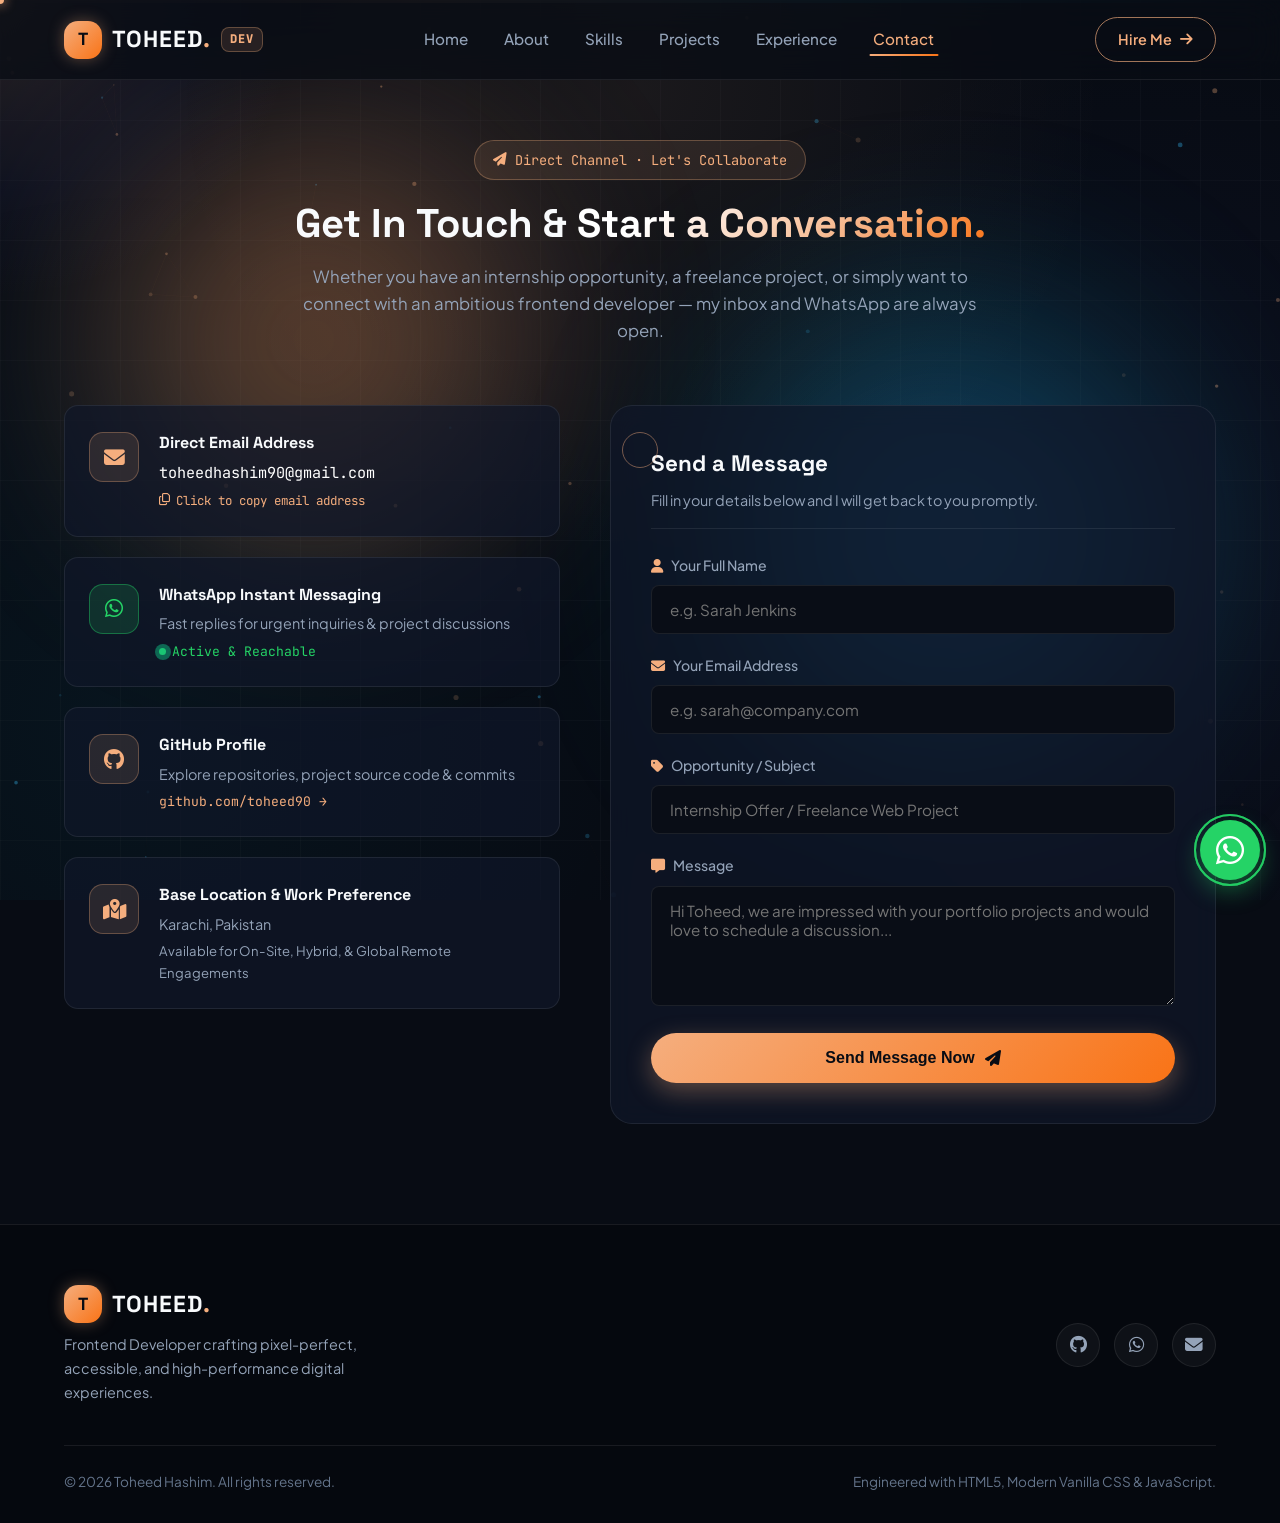
<file: Contacts.html>
<!DOCTYPE html>
<html lang="en">
<head>
    <meta charset="UTF-8">
    <meta name="viewport" content="width=device-width, initial-scale=1.0">
    <title>Contact | Toheed Hashim - Frontend Developer</title>
    
    <!-- SEO & Metadata -->
    <meta name="description" content="Contact Toheed Hashim - Frontend Developer & Aspiring Software Engineer in Karachi. Available for internships, junior developer roles, and freelance collaborations.">
    <meta name="keywords" content="Contact Toheed Hashim, Hire Frontend Developer, Karachi Web Developer, Software Engineer Contact">
    <meta name="author" content="Toheed Hashim">
    
    <!-- Google Fonts -->
    <link rel="preconnect" href="https://fonts.googleapis.com">
    <link rel="preconnect" href="https://fonts.gstatic.com" crossorigin>
    <link href="https://fonts.googleapis.com/css2?family=JetBrains+Mono:wght@400;500;700&family=Plus+Jakarta+Sans:wght@400;500;600;700&family=Space+Grotesk:wght@500;700;800&display=swap" rel="stylesheet">
    
    <!-- Font Awesome Icons -->
    <link rel="stylesheet" href="https://cdnjs.cloudflare.com/ajax/libs/font-awesome/6.5.1/css/all.min.css">
    
    <!-- Custom Stylesheet -->
    <link rel="stylesheet" href="style.css">
</head>
<body>

    <!-- Ambient Canvas & Background Grid Pattern -->
    <canvas id="ambientCanvas"></canvas>
    <div class="bg-grid-pattern"></div>
    <div class="cosmic-orb orb-1"></div>
    <div class="cosmic-orb orb-2"></div>
    <div class="cyber-scanline"></div>

    <!-- Custom Cursor -->
    <div class="custom-cursor" id="cursor"></div>
    <div class="cursor-ring" id="cursorRing"></div>

    <!-- ==========================================================================
         TOP NAVIGATION BAR
         ========================================================================== -->
    <nav class="navbar" id="navbar">
        <div class="container nav-container">
            <!-- Brand Logo -->
            <a href="index.html#home" class="brand-logo" id="brandLogo">
                <div class="logo-icon">T</div>
                <span>TOHEED<span class="logo-dot">.</span></span>
                <span class="dev-tag">DEV</span>
            </a>

            <!-- Nav Links -->
            <ul class="nav-menu" id="navMenu">
                <li><a href="index.html#home" class="nav-link">Home</a></li>
                <li><a href="index.html#about" class="nav-link">About</a></li>
                <li><a href="index.html#skills" class="nav-link">Skills</a></li>
                <li><a href="index.html#projects" class="nav-link">Projects</a></li>
                <li><a href="index.html#experience" class="nav-link">Experience</a></li>
                <li><a href="Contacts.html" class="nav-link active">Contact</a></li>
            </ul>

            <!-- Nav Action & Hamburger -->
            <div class="nav-actions">
                <a href="#contact-form-section" class="btn-hire">
                    <span>Hire Me</span>
                    <i class="fa-solid fa-arrow-right"></i>
                </a>
                <button class="hamburger" id="hamburgerBtn" aria-label="Toggle navigation menu">
                    <span></span>
                    <span></span>
                    <span></span>
                </button>
            </div>
        </div>
    </nav>

    <!-- ==========================================================================
         CONTACT PAGE HERO & FORM
         ========================================================================== -->
    <main style="padding-top: calc(var(--nav-height) + 40px); min-height: 85vh;">
        <section class="contact-section" id="contact-form-section" style="padding-top: 20px;">
            <div class="container">
                <!-- Header with Staggered Entrance Animations -->
                <div class="section-header reveal">
                    <div class="contact-hero-badge glow-animated">
                        <i class="fa-solid fa-paper-plane"></i>
                        <span>Direct Channel · Let's Collaborate</span>
                    </div>
                    <h1 class="section-title">
                        Get In Touch & <span class="gradient-text">Start a Conversation.</span>
                    </h1>
                    <p class="section-subtitle">
                        Whether you have an internship opportunity, a freelance project, or simply want to connect with an ambitious frontend developer — my inbox and WhatsApp are always open.
                    </p>
                </div>

                <div class="contact-grid">
                    <!-- Left Column: Interactive Contact Channels -->
                    <div class="contact-info-cards reveal-left delay-1">
                        <!-- Direct Email Card with One-Click Copy -->
                        <div class="contact-card glow-animated" style="cursor: pointer;" title="Click to copy email">
                            <div class="contact-icon">
                                <i class="fa-solid fa-envelope"></i>
                            </div>
                            <div class="contact-details">
                                <h4>Direct Email Address</h4>
                                <p style="font-family: var(--font-mono); font-size: 0.95rem; color: #fff;">toheedhashim90@gmail.com</p>
                                <button type="button" class="copy-email-btn" data-email="toheedhashim90@gmail.com">
                                    <i class="fa-regular fa-copy"></i>
                                    <span>Click to copy email address</span>
                                </button>
                            </div>
                        </div>

                        <!-- WhatsApp Direct Instant Chat -->
                        <a href="https://wa.me/923001234567" target="_blank" rel="noopener noreferrer" class="contact-card">
                            <div class="contact-icon" style="background: rgba(37, 211, 102, 0.15); border-color: rgba(37, 211, 102, 0.4); color: #25d366;">
                                <i class="fa-brands fa-whatsapp"></i>
                            </div>
                            <div class="contact-details">
                                <h4>WhatsApp Instant Messaging</h4>
                                <p>Fast replies for urgent inquiries & project discussions</p>
                                <span style="font-size: 0.82rem; color: #25d366; font-family: var(--font-mono); display: inline-flex; align-items: center; gap: 6px; margin-top: 4px;">
                                    <span class="status-dot" style="width: 7px; height: 7px; background-color: #25d366;"></span>
                                    Active & Reachable
                                </span>
                            </div>
                        </a>

                        <!-- GitHub Profile Card -->
                        <a href="https://github.com/toheed90" target="_blank" rel="noopener noreferrer" class="contact-card">
                            <div class="contact-icon">
                                <i class="fa-brands fa-github"></i>
                            </div>
                            <div class="contact-details">
                                <h4>GitHub Profile</h4>
                                <p>Explore repositories, project source code & commits</p>
                                <span style="font-size: 0.82rem; color: var(--accent-primary); font-family: var(--font-mono); margin-top: 4px; display: block;">
                                    github.com/toheed90 &rarr;
                                </span>
                            </div>
                        </a>

                        <!-- Location & Availability Card -->
                        <div class="contact-card" style="cursor: default;">
                            <div class="contact-icon">
                                <i class="fa-solid fa-map-location-dot"></i>
                            </div>
                            <div class="contact-details">
                                <h4>Base Location & Work Preference</h4>
                                <p>Karachi, Pakistan</p>
                                <span style="font-size: 0.82rem; color: var(--text-muted); margin-top: 4px; display: block;">
                                    Available for On-Site, Hybrid, & Global Remote Engagements
                                </span>
                            </div>
                        </div>
                    </div>

                    <!-- Right Column: Interactive Animated Form -->
                    <div class="contact-form-wrap reveal-right delay-2 float-animated">
                        <div style="margin-bottom: 25px; border-bottom: 1px solid var(--border-subtle); padding-bottom: 15px;">
                            <h3 style="font-family: var(--font-heading); font-size: 1.4rem; color: var(--text-main); margin-bottom: 6px;">
                                Send a Message
                            </h3>
                            <p style="color: var(--text-muted); font-size: 0.9rem;">
                                Fill in your details below and I will get back to you promptly.
                            </p>
                        </div>

                        <form id="contactForm">
                            <div class="form-group">
                                <label for="userName" class="form-label">
                                    <i class="fa-solid fa-user" style="color: var(--accent-primary); margin-right: 6px;"></i> Your Full Name
                                </label>
                                <input type="text" id="userName" class="form-control" placeholder="e.g. Sarah Jenkins" required>
                            </div>

                            <div class="form-group">
                                <label for="userEmail" class="form-label">
                                    <i class="fa-solid fa-envelope" style="color: var(--accent-primary); margin-right: 6px;"></i> Your Email Address
                                </label>
                                <input type="email" id="userEmail" class="form-control" placeholder="e.g. sarah@company.com" required>
                            </div>

                            <div class="form-group">
                                <label for="userSubject" class="form-label">
                                    <i class="fa-solid fa-tag" style="color: var(--accent-primary); margin-right: 6px;"></i> Opportunity / Subject
                                </label>
                                <input type="text" id="userSubject" class="form-control" placeholder="Internship Offer / Freelance Web Project" required>
                            </div>

                            <div class="form-group">
                                <label for="userMessage" class="form-label">
                                    <i class="fa-solid fa-message" style="color: var(--accent-primary); margin-right: 6px;"></i> Message
                                </label>
                                <textarea id="userMessage" class="form-control" placeholder="Hi Toheed, we are impressed with your portfolio projects and would love to schedule a discussion..." required></textarea>
                            </div>

                            <button type="submit" class="btn-submit">
                                <span>Send Message Now</span>
                                <i class="fa-solid fa-paper-plane"></i>
                            </button>
                        </form>
                    </div>
                </div>
            </div>
        </section>
    </main>

    <!-- ==========================================================================
         FOOTER
         ========================================================================== -->
    <footer class="footer">
        <div class="container">
            <div class="footer-top">
                <div class="footer-brand">
                    <a href="index.html#home" class="brand-logo">
                        <div class="logo-icon">T</div>
                        <span>TOHEED<span class="logo-dot">.</span></span>
                    </a>
                    <p>Frontend Developer crafting pixel-perfect, accessible, and high-performance digital experiences.</p>
                </div>

                <div class="footer-socials">
                    <a href="https://github.com/toheed90" target="_blank" rel="noopener noreferrer" class="social-link" title="GitHub">
                        <i class="fa-brands fa-github"></i>
                    </a>
                    <a href="https://wa.me/923001234567" target="_blank" rel="noopener noreferrer" class="social-link" title="WhatsApp">
                        <i class="fa-brands fa-whatsapp"></i>
                    </a>
                    <a href="mailto:toheedhashim90@gmail.com" class="social-link" title="Email">
                        <i class="fa-solid fa-envelope"></i>
                    </a>
                </div>
            </div>

            <div class="footer-bottom">
                <p>&copy; 2026 Toheed Hashim. All rights reserved.</p>
                <p>Engineered with HTML5, Modern Vanilla CSS & JavaScript.</p>
            </div>
        </div>
    </footer>

    <!-- Floating WhatsApp Action with Heavy Radar Pulse -->
    <a href="https://wa.me/923001234567" target="_blank" rel="noopener noreferrer" class="floating-whatsapp pulse-radar-heavy" title="Chat on WhatsApp">
        <i class="fa-brands fa-whatsapp"></i>
    </a>

    <!-- Scroll to Top Button -->
    <button class="scroll-top" id="scrollTopBtn" title="Scroll to top" aria-label="Scroll to top">
        <i class="fa-solid fa-chevron-up"></i>
    </button>

    <!-- Toast Notification Element -->
    <div class="toast-msg" id="toastMsg"></div>

    <!-- Interactivity & Animation Script -->
    <script src="main.js"></script>
</body>
</html>
</file>
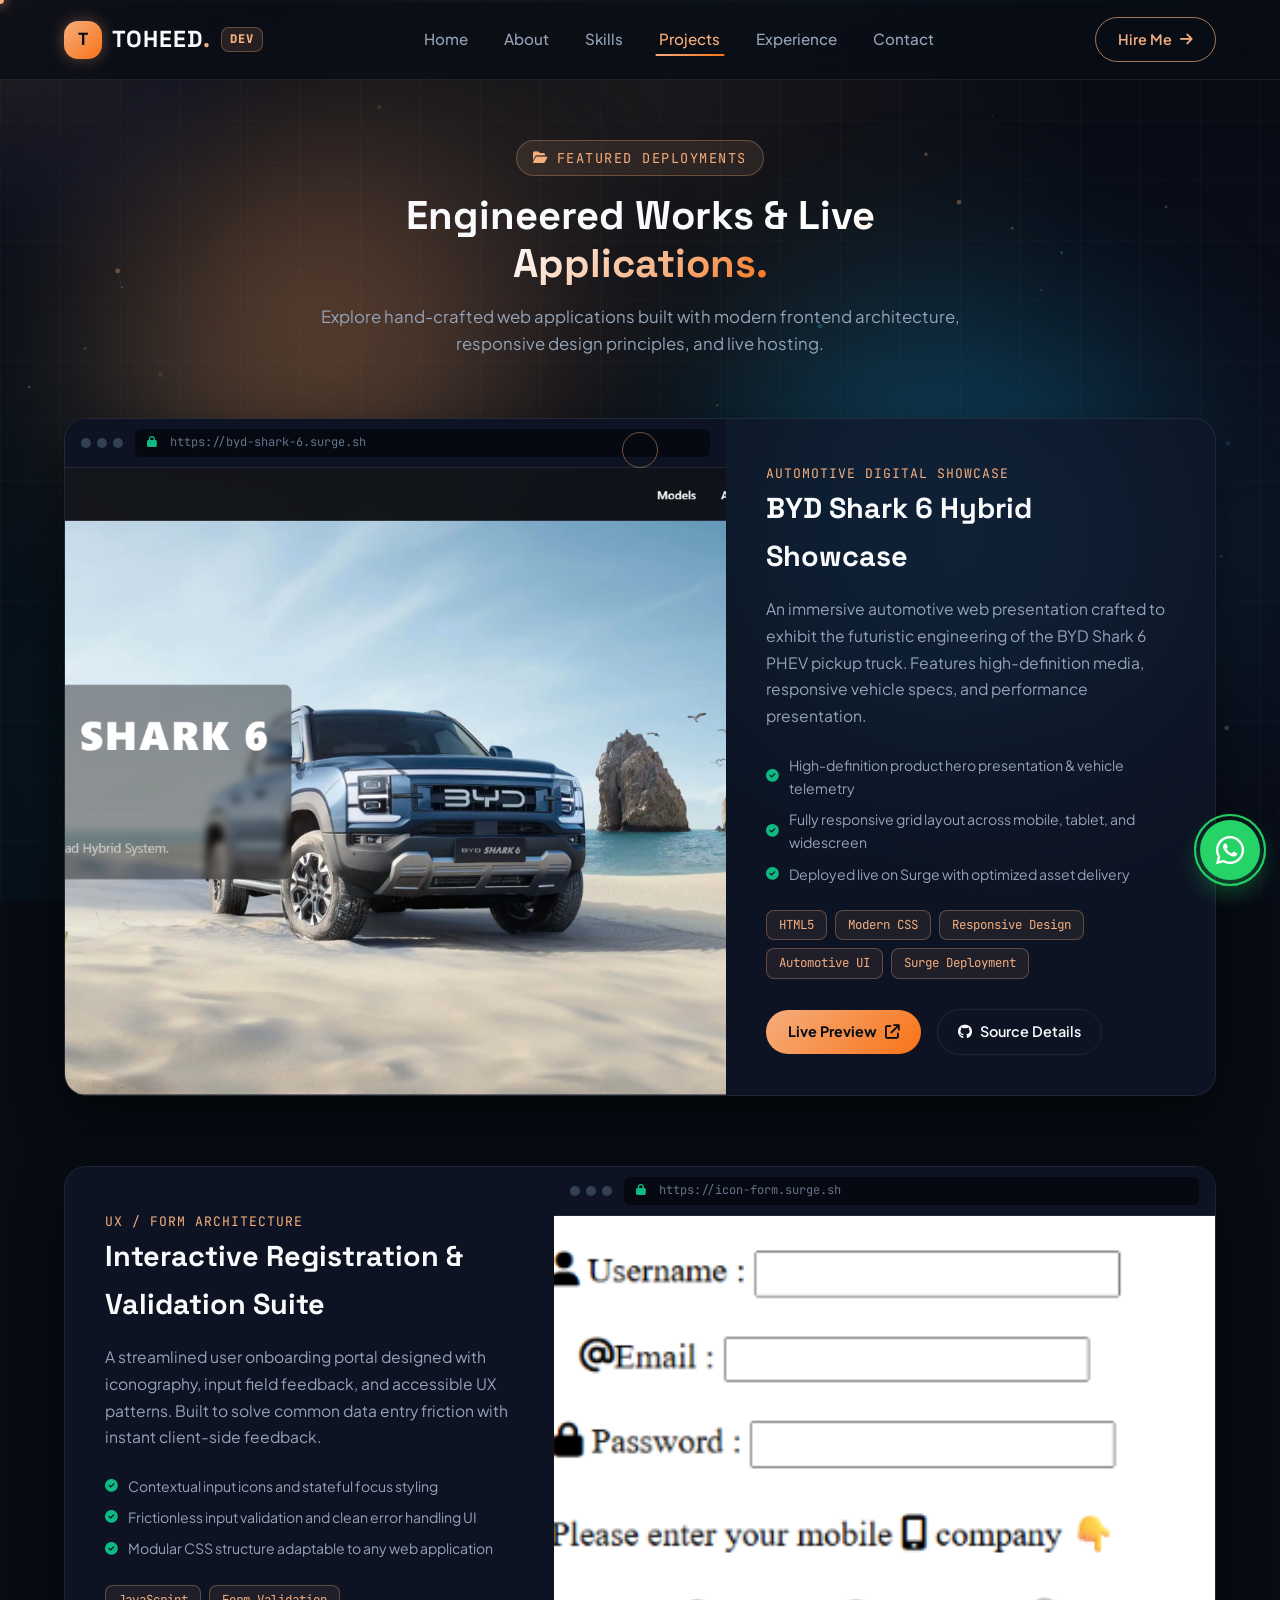
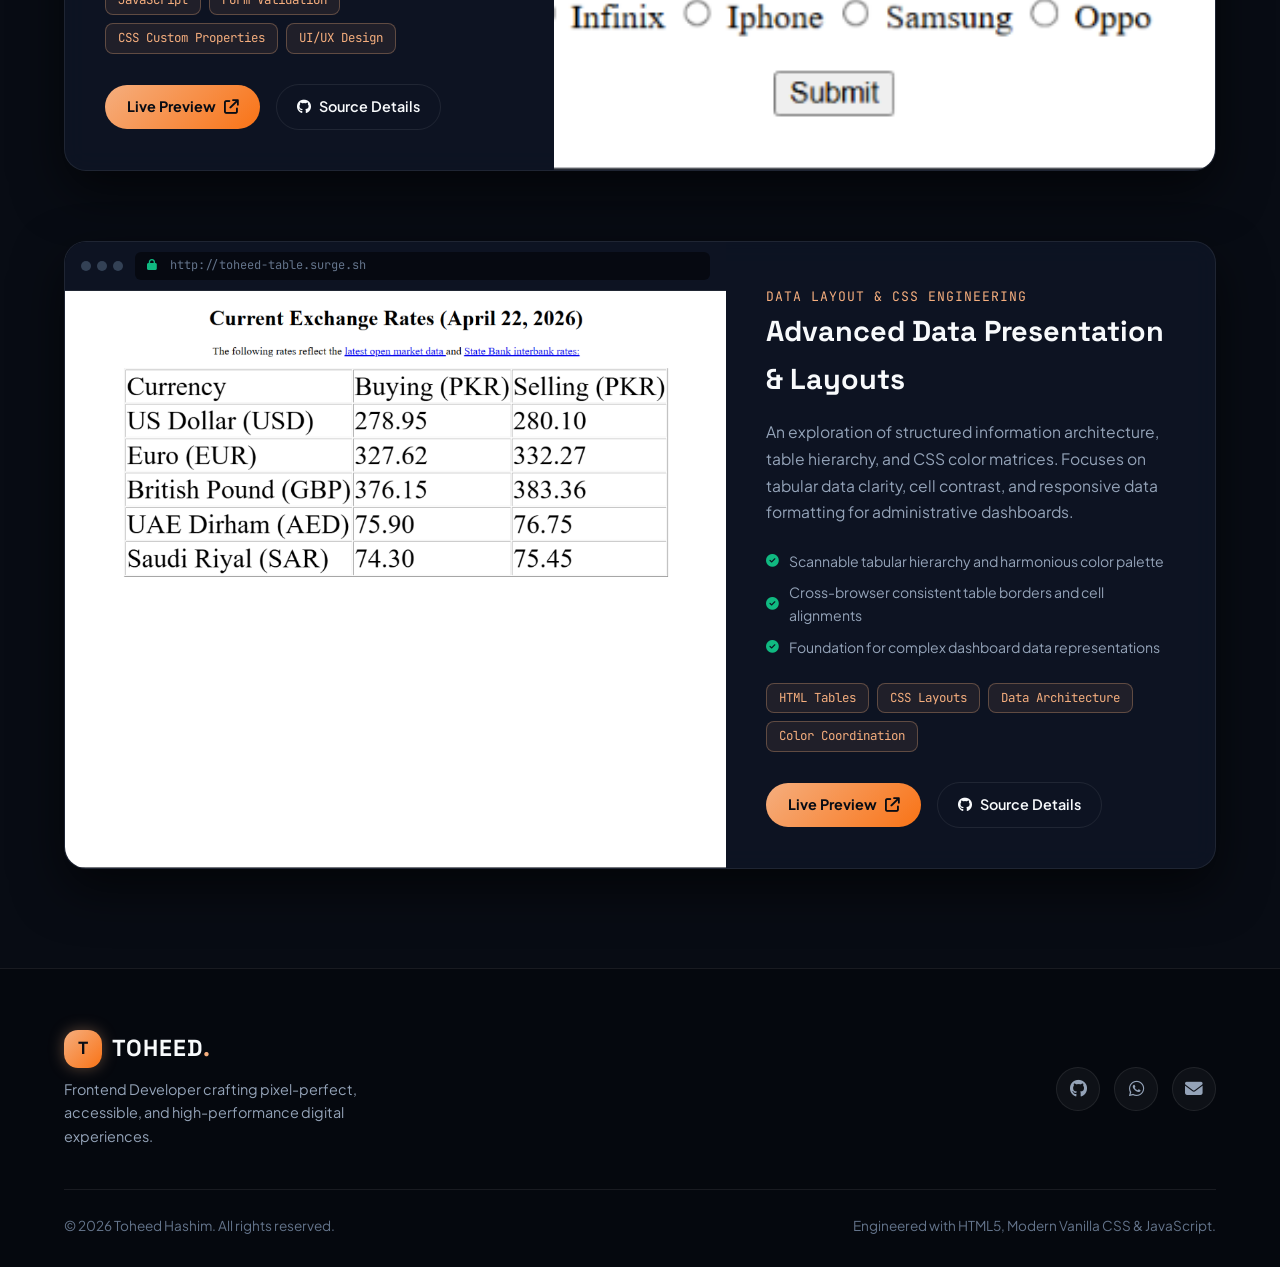
<file: Projects.html>
<!DOCTYPE html>
<html lang="en">
<head>
    <meta charset="UTF-8">
    <meta name="viewport" content="width=device-width, initial-scale=1.0">
    <title>Projects | Toheed Hashim - Frontend Developer</title>
    
    <!-- SEO & Metadata -->
    <meta name="description" content="Explore featured web projects by Toheed Hashim - BYD Shark 6 Showcase, Interactive Registration Form, and Structured Data Layouts.">
    <meta name="keywords" content="Toheed Hashim Projects, Frontend Portfolio, BYD Shark 6, Web Developer Karachi">
    <meta name="author" content="Toheed Hashim">
    
    <!-- Google Fonts -->
    <link rel="preconnect" href="https://fonts.googleapis.com">
    <link rel="preconnect" href="https://fonts.gstatic.com" crossorigin>
    <link href="https://fonts.googleapis.com/css2?family=JetBrains+Mono:wght@400;500;700&family=Plus+Jakarta+Sans:wght@400;500;600;700&family=Space+Grotesk:wght@500;700;800&display=swap" rel="stylesheet">
    
    <!-- Font Awesome Icons -->
    <link rel="stylesheet" href="https://cdnjs.cloudflare.com/ajax/libs/font-awesome/6.5.1/css/all.min.css">
    
    <!-- Custom Stylesheet -->
    <link rel="stylesheet" href="style.css">
</head>
<body>

    <!-- Ambient Canvas & Background Grid Pattern -->
    <canvas id="ambientCanvas"></canvas>
    <div class="bg-grid-pattern"></div>
    <div class="cosmic-orb orb-1"></div>
    <div class="cosmic-orb orb-2"></div>
    <div class="cyber-scanline"></div>

    <!-- Custom Cursor -->
    <div class="custom-cursor" id="cursor"></div>
    <div class="cursor-ring" id="cursorRing"></div>

    <!-- ==========================================================================
         TOP NAVIGATION BAR
         ========================================================================== -->
    <nav class="navbar" id="navbar">
        <div class="container nav-container">
            <!-- Brand Logo -->
            <a href="index.html#home" class="brand-logo" id="brandLogo">
                <div class="logo-icon">T</div>
                <span>TOHEED<span class="logo-dot">.</span></span>
                <span class="dev-tag">DEV</span>
            </a>

            <!-- Nav Links -->
            <ul class="nav-menu" id="navMenu">
                <li><a href="index.html#home" class="nav-link">Home</a></li>
                <li><a href="index.html#about" class="nav-link">About</a></li>
                <li><a href="index.html#skills" class="nav-link">Skills</a></li>
                <li><a href="Projects.html" class="nav-link active">Projects</a></li>
                <li><a href="index.html#experience" class="nav-link">Experience</a></li>
                <li><a href="Contacts.html" class="nav-link">Contact</a></li>
            </ul>

            <!-- Nav Action & Hamburger -->
            <div class="nav-actions">
                <a href="Contacts.html" class="btn-hire">
                    <span>Hire Me</span>
                    <i class="fa-solid fa-arrow-right"></i>
                </a>
                <button class="hamburger" id="hamburgerBtn" aria-label="Toggle navigation menu">
                    <span></span>
                    <span></span>
                    <span></span>
                </button>
            </div>
        </div>
    </nav>

    <!-- ==========================================================================
         PROJECTS SHOWCASE
         ========================================================================== -->
    <main style="padding-top: calc(var(--nav-height) + 40px); min-height: 85vh;">
        <section class="projects-section" style="padding-top: 20px;">
            <div class="container">
                <!-- Header with Animation -->
                <div class="section-header reveal">
                    <div class="section-tag glow-animated">
                        <i class="fa-solid fa-folder-open"></i>
                        <span>Featured Deployments</span>
                    </div>
                    <h1 class="section-title">
                        Engineered Works & <span class="gradient-text">Live Applications.</span>
                    </h1>
                    <p class="section-subtitle">
                        Explore hand-crafted web applications built with modern frontend architecture, responsive design principles, and live hosting.
                    </p>
                </div>

                <div class="projects-grid">
                    <!-- Project 1: BYD Shark 6 Showcase -->
                    <div class="project-card reveal delay-1">
                        <div class="project-media-wrap">
                            <div class="browser-bar">
                                <div class="browser-dots">
                                    <span class="b-dot"></span>
                                    <span class="b-dot"></span>
                                    <span class="b-dot"></span>
                                </div>
                                <div class="browser-url">
                                    <i class="fa-solid fa-lock"></i>
                                    https://byd-shark-6.surge.sh
                                </div>
                            </div>
                            <div class="project-media-inner">
                                <img src="Screenshot 2026-07-10 171017.png" alt="BYD Shark 6 Showcase Project Preview">
                                <div class="project-overlay">
                                    <a href="https://byd-shark-6.surge.sh/" target="_blank" rel="noopener noreferrer" class="btn-project">
                                        <i class="fa-solid fa-arrow-up-right-from-square"></i>
                                        <span>Launch Live App</span>
                                    </a>
                                </div>
                            </div>
                        </div>
                        <div class="project-info-wrap">
                            <div>
                                <span class="project-category">Automotive Digital Showcase</span>
                                <h3 class="project-title">BYD Shark 6 Hybrid Showcase</h3>
                                <p class="project-desc">
                                    An immersive automotive web presentation crafted to exhibit the futuristic engineering of the BYD Shark 6 PHEV pickup truck. Features high-definition media, responsive vehicle specs, and performance presentation.
                                </p>
                                <ul class="project-features">
                                    <li><i class="fa-solid fa-circle-check"></i> High-definition product hero presentation & vehicle telemetry</li>
                                    <li><i class="fa-solid fa-circle-check"></i> Fully responsive grid layout across mobile, tablet, and widescreen</li>
                                    <li><i class="fa-solid fa-circle-check"></i> Deployed live on Surge with optimized asset delivery</li>
                                </ul>
                            </div>
                            <div>
                                <div class="project-tech-stack">
                                    <span class="tech-pill">HTML5</span>
                                    <span class="tech-pill">Modern CSS</span>
                                    <span class="tech-pill">Responsive Design</span>
                                    <span class="tech-pill">Automotive UI</span>
                                    <span class="tech-pill">Surge Deployment</span>
                                </div>
                                <div class="project-actions">
                                    <a href="https://byd-shark-6.surge.sh/" target="_blank" rel="noopener noreferrer" class="btn-project">
                                        <span>Live Preview</span>
                                        <i class="fa-solid fa-external-link"></i>
                                    </a>
                                    <a href="https://github.com/toheed90" target="_blank" rel="noopener noreferrer" class="btn-project-outline">
                                        <i class="fa-brands fa-github"></i>
                                        <span>Source Details</span>
                                    </a>
                                </div>
                            </div>
                        </div>
                    </div>

                    <!-- Project 2: Interactive Registration Suite -->
                    <div class="project-card reverse reveal delay-2">
                        <div class="project-media-wrap">
                            <div class="browser-bar">
                                <div class="browser-dots">
                                    <span class="b-dot"></span>
                                    <span class="b-dot"></span>
                                    <span class="b-dot"></span>
                                </div>
                                <div class="browser-url">
                                    <i class="fa-solid fa-lock"></i>
                                    https://icon-form.surge.sh
                                </div>
                            </div>
                            <div class="project-media-inner">
                                <img src="form.png" alt="Interactive User Registration Form Preview">
                                <div class="project-overlay">
                                    <a href="https://icon-form.surge.sh/" target="_blank" rel="noopener noreferrer" class="btn-project">
                                        <i class="fa-solid fa-arrow-up-right-from-square"></i>
                                        <span>Launch Live App</span>
                                    </a>
                                </div>
                            </div>
                        </div>
                        <div class="project-info-wrap">
                            <div>
                                <span class="project-category">UX / Form Architecture</span>
                                <h3 class="project-title">Interactive Registration & Validation Suite</h3>
                                <p class="project-desc">
                                    A streamlined user onboarding portal designed with iconography, input field feedback, and accessible UX patterns. Built to solve common data entry friction with instant client-side feedback.
                                </p>
                                <ul class="project-features">
                                    <li><i class="fa-solid fa-circle-check"></i> Contextual input icons and stateful focus styling</li>
                                    <li><i class="fa-solid fa-circle-check"></i> Frictionless input validation and clean error handling UI</li>
                                    <li><i class="fa-solid fa-circle-check"></i> Modular CSS structure adaptable to any web application</li>
                                </ul>
                            </div>
                            <div>
                                <div class="project-tech-stack">
                                    <span class="tech-pill">JavaScript</span>
                                    <span class="tech-pill">Form Validation</span>
                                    <span class="tech-pill">CSS Custom Properties</span>
                                    <span class="tech-pill">UI/UX Design</span>
                                </div>
                                <div class="project-actions">
                                    <a href="https://icon-form.surge.sh/" target="_blank" rel="noopener noreferrer" class="btn-project">
                                        <span>Live Preview</span>
                                        <i class="fa-solid fa-external-link"></i>
                                    </a>
                                    <a href="https://github.com/toheed90" target="_blank" rel="noopener noreferrer" class="btn-project-outline">
                                        <i class="fa-brands fa-github"></i>
                                        <span>Source Details</span>
                                    </a>
                                </div>
                            </div>
                        </div>
                    </div>

                    <!-- Project 3: Structured Data Representation -->
                    <div class="project-card reveal delay-3">
                        <div class="project-media-wrap">
                            <div class="browser-bar">
                                <div class="browser-dots">
                                    <span class="b-dot"></span>
                                    <span class="b-dot"></span>
                                    <span class="b-dot"></span>
                                </div>
                                <div class="browser-url">
                                    <i class="fa-solid fa-lock"></i>
                                    http://toheed-table.surge.sh
                                </div>
                            </div>
                            <div class="project-media-inner">
                                <img src="Screenshot 2026-07-10 172828.png" alt="Advanced Data Presentation Preview">
                                <div class="project-overlay">
                                    <a href="http://toheed-table.surge.sh/" target="_blank" rel="noopener noreferrer" class="btn-project">
                                        <i class="fa-solid fa-arrow-up-right-from-square"></i>
                                        <span>Launch Live App</span>
                                    </a>
                                </div>
                            </div>
                        </div>
                        <div class="project-info-wrap">
                            <div>
                                <span class="project-category">Data Layout & CSS Engineering</span>
                                <h3 class="project-title">Advanced Data Presentation & Layouts</h3>
                                <p class="project-desc">
                                    An exploration of structured information architecture, table hierarchy, and CSS color matrices. Focuses on tabular data clarity, cell contrast, and responsive data formatting for administrative dashboards.
                                </p>
                                <ul class="project-features">
                                    <li><i class="fa-solid fa-circle-check"></i> Scannable tabular hierarchy and harmonious color palette</li>
                                    <li><i class="fa-solid fa-circle-check"></i> Cross-browser consistent table borders and cell alignments</li>
                                    <li><i class="fa-solid fa-circle-check"></i> Foundation for complex dashboard data representations</li>
                                </ul>
                            </div>
                            <div>
                                <div class="project-tech-stack">
                                    <span class="tech-pill">HTML Tables</span>
                                    <span class="tech-pill">CSS Layouts</span>
                                    <span class="tech-pill">Data Architecture</span>
                                    <span class="tech-pill">Color Coordination</span>
                                </div>
                                <div class="project-actions">
                                    <a href="http://toheed-table.surge.sh/" target="_blank" rel="noopener noreferrer" class="btn-project">
                                        <span>Live Preview</span>
                                        <i class="fa-solid fa-external-link"></i>
                                    </a>
                                    <a href="https://github.com/toheed90" target="_blank" rel="noopener noreferrer" class="btn-project-outline">
                                        <i class="fa-brands fa-github"></i>
                                        <span>Source Details</span>
                                    </a>
                                </div>
                            </div>
                        </div>
                    </div>
                </div>
            </div>
        </section>
    </main>

    <!-- ==========================================================================
         FOOTER
         ========================================================================== -->
    <footer class="footer">
        <div class="container">
            <div class="footer-top">
                <div class="footer-brand">
                    <a href="index.html#home" class="brand-logo">
                        <div class="logo-icon">T</div>
                        <span>TOHEED<span class="logo-dot">.</span></span>
                    </a>
                    <p>Frontend Developer crafting pixel-perfect, accessible, and high-performance digital experiences.</p>
                </div>

                <div class="footer-socials">
                    <a href="https://github.com/toheed90" target="_blank" rel="noopener noreferrer" class="social-link" title="GitHub">
                        <i class="fa-brands fa-github"></i>
                    </a>
                    <a href="https://wa.me/923001234567" target="_blank" rel="noopener noreferrer" class="social-link" title="WhatsApp">
                        <i class="fa-brands fa-whatsapp"></i>
                    </a>
                    <a href="mailto:toheedhashim90@gmail.com" class="social-link" title="Email">
                        <i class="fa-solid fa-envelope"></i>
                    </a>
                </div>
            </div>

            <div class="footer-bottom">
                <p>&copy; 2026 Toheed Hashim. All rights reserved.</p>
                <p>Engineered with HTML5, Modern Vanilla CSS & JavaScript.</p>
            </div>
        </div>
    </footer>

    <!-- Floating WhatsApp Action with Heavy Radar Pulse -->
    <a href="https://wa.me/923001234567" target="_blank" rel="noopener noreferrer" class="floating-whatsapp pulse-radar-heavy" title="Chat on WhatsApp">
        <i class="fa-brands fa-whatsapp"></i>
    </a>

    <!-- Scroll to Top Button -->
    <button class="scroll-top" id="scrollTopBtn" title="Scroll to top" aria-label="Scroll to top">
        <i class="fa-solid fa-chevron-up"></i>
    </button>

    <!-- Toast Notification Element -->
    <div class="toast-msg" id="toastMsg"></div>

    <!-- Scripts -->
    <script src="main.js"></script>
</body>
</html>
</file>
<file: style.css>
/* ==========================================================================
   TOHEED HASHIM - PORTFOLIO DESIGN SYSTEM & STYLESHEET
   Aesthetics: Ultra-Modern Dark Cyber-Luxe, Glassmorphism, Ambient Glows
   ========================================================================== */

:root {
  /* Core Color Palette */
  --bg-primary: #080c14;
  --bg-secondary: #0e1526;
  --bg-card: rgba(16, 23, 41, 0.72);
  --bg-card-hover: rgba(22, 33, 58, 0.85);
  --bg-glass: rgba(14, 21, 38, 0.65);

  /* Accents & Brand Colors */
  --accent-primary: #f5ae7e;        /* Warm Peach/Amber Glow (Original Signature) */
  --accent-secondary: #f97316;      /* Electric Neon Orange */
  --accent-glow: rgba(245, 174, 126, 0.35);
  --accent-cyan: #06b6d4;          /* Modern Tech Accent */
  --accent-purple: #8b5cf6;        /* Modern Tech Accent */
  --accent-emerald: #10b981;       /* Online/Status Green */

  /* Text Colors */
  --text-main: #f8fafc;
  --text-muted: #94a3b8;
  --text-dim: #64748b;
  --text-accent: #f5ae7e;

  /* Borders & Gradients */
  --border-subtle: rgba(255, 255, 255, 0.08);
  --border-accent: rgba(245, 174, 126, 0.3);
  --border-accent-strong: rgba(245, 174, 126, 0.65);
  --gradient-text: linear-gradient(135deg, #ffffff 20%, #f5ae7e 70%, #f97316 100%);
  --gradient-accent: linear-gradient(135deg, #f5ae7e 0%, #f97316 100%);
  --gradient-cyan: linear-gradient(135deg, #38bdf8 0%, #06b6d4 100%);
  --gradient-card: linear-gradient(145deg, rgba(255, 255, 255, 0.04) 0%, rgba(255, 255, 255, 0.01) 100%);

  /* Typography */
  --font-heading: 'Space Grotesk', -apple-system, BlinkMacSystemFont, sans-serif;
  --font-body: 'Plus Jakarta Sans', -apple-system, BlinkMacSystemFont, sans-serif;
  --font-mono: 'JetBrains Mono', monospace;

  /* Layout & Spacing */
  --nav-height: 80px;
  --radius-sm: 8px;
  --radius-md: 14px;
  --radius-lg: 22px;
  --radius-full: 9999px;
  --container-max: 1200px;
  --transition-fast: 0.2s cubic-bezier(0.16, 1, 0.3, 1);
  --transition-smooth: 0.35s cubic-bezier(0.16, 1, 0.3, 1);
}

/* ==========================================================================
   RESET & BASE STYLES
   ========================================================================== */
*, *::before, *::after {
  margin: 0;
  padding: 0;
  box-sizing: border-box;
}

html {
  scroll-behavior: smooth;
  scroll-padding-top: var(--nav-height);
  font-size: 16px;
  background-color: var(--bg-primary);
  color: var(--text-main);
}

body {
  font-family: var(--font-body);
  background-color: var(--bg-primary);
  color: var(--text-main);
  line-height: 1.65;
  overflow-x: hidden;
  position: relative;
  -webkit-font-smoothing: antialiased;
  -moz-osx-font-smoothing: grayscale;
}

/* Ambient Background Canvas & Grid Glow */
#ambientCanvas {
  position: fixed;
  top: 0;
  left: 0;
  width: 100%;
  height: 100%;
  pointer-events: none;
  z-index: 0;
  opacity: 0.65;
}

.bg-grid-pattern {
  position: fixed;
  top: 0;
  left: 0;
  width: 100%;
  height: 100%;
  background-image: 
    radial-gradient(circle at 50% 10%, rgba(245, 174, 126, 0.08) 0%, transparent 45%),
    radial-gradient(circle at 90% 60%, rgba(99, 102, 241, 0.06) 0%, transparent 40%),
    radial-gradient(circle at 10% 80%, rgba(6, 182, 212, 0.05) 0%, transparent 40%),
    linear-gradient(to right, rgba(255, 255, 255, 0.02) 1px, transparent 1px),
    linear-gradient(to bottom, rgba(255, 255, 255, 0.02) 1px, transparent 1px);
  background-size: 100% 100%, 100% 100%, 100% 100%, 60px 60px, 60px 60px;
  pointer-events: none;
  z-index: 0;
}

/* Selection */
::selection {
  background: var(--accent-primary);
  color: #000;
}

/* Scrollbar */
::-webkit-scrollbar {
  width: 8px;
}
::-webkit-scrollbar-track {
  background: var(--bg-primary);
}
::-webkit-scrollbar-thumb {
  background: rgba(245, 174, 126, 0.3);
  border-radius: var(--radius-full);
}
::-webkit-scrollbar-thumb:hover {
  background: var(--accent-primary);
}

/* Layout Container */
.container {
  width: 90%;
  max-width: var(--container-max);
  margin: 0 auto;
  position: relative;
  z-index: 2;
}

section {
  padding: 100px 0;
  position: relative;
  z-index: 2;
}

/* Section Header Shared */
.section-header {
  text-align: center;
  max-width: 700px;
  margin: 0 auto 60px auto;
}

.section-tag {
  display: inline-flex;
  align-items: center;
  gap: 8px;
  padding: 6px 16px;
  background: rgba(245, 174, 126, 0.1);
  border: 1px solid var(--border-accent);
  border-radius: var(--radius-full);
  font-family: var(--font-mono);
  font-size: 0.85rem;
  color: var(--accent-primary);
  text-transform: uppercase;
  letter-spacing: 1.5px;
  margin-bottom: 16px;
}

.section-tag i {
  font-size: 0.8rem;
}

.section-title {
  font-family: var(--font-heading);
  font-size: 2.5rem;
  font-weight: 700;
  line-height: 1.2;
  color: var(--text-main);
  margin-bottom: 16px;
}

.section-title .gradient-text {
  background: var(--gradient-text);
  -webkit-background-clip: text;
  -webkit-text-fill-color: transparent;
}

.section-subtitle {
  color: var(--text-muted);
  font-size: 1.05rem;
  line-height: 1.6;
}

/* ==========================================================================
   NAVIGATION BAR (ELITE STICKY GLASSMORPHIC)
   ========================================================================== */
.navbar {
  position: fixed;
  top: 0;
  left: 0;
  width: 100%;
  height: var(--nav-height);
  background: rgba(8, 12, 20, 0.75);
  backdrop-filter: blur(18px);
  -webkit-backdrop-filter: blur(18px);
  border-bottom: 1px solid var(--border-subtle);
  z-index: 1000;
  transition: all var(--transition-smooth);
}

.navbar.scrolled {
  background: rgba(8, 12, 20, 0.92);
  border-bottom: 1px solid var(--border-accent);
  box-shadow: 0 10px 30px rgba(0, 0, 0, 0.5);
  height: 72px;
}

.nav-container {
  display: flex;
  align-items: center;
  justify-content: space-between;
  height: 100%;
}

/* Brand Logo */
.brand-logo {
  display: flex;
  align-items: center;
  gap: 10px;
  text-decoration: none;
  font-family: var(--font-heading);
  font-size: 1.45rem;
  font-weight: 800;
  color: var(--text-main);
  letter-spacing: 1px;
}

.brand-logo .logo-icon {
  width: 38px;
  height: 38px;
  border-radius: var(--radius-md);
  background: var(--gradient-accent);
  display: flex;
  align-items: center;
  justify-content: center;
  color: #080c14;
  font-weight: 900;
  box-shadow: 0 0 15px var(--accent-glow);
  font-size: 1.1rem;
}

.brand-logo .logo-dot {
  color: var(--accent-primary);
}

.brand-logo .dev-tag {
  font-family: var(--font-mono);
  font-size: 0.75rem;
  color: var(--accent-primary);
  background: rgba(245, 174, 126, 0.12);
  padding: 2px 8px;
  border-radius: var(--radius-sm);
  border: 1px solid var(--border-accent);
}

/* Nav Menu Items */
.nav-menu {
  display: flex;
  align-items: center;
  list-style: none;
  gap: 28px;
}

.nav-link {
  position: relative;
  text-decoration: none;
  color: var(--text-muted);
  font-size: 0.95rem;
  font-weight: 500;
  transition: color var(--transition-fast);
  padding: 8px 4px;
}

.nav-link::after {
  content: '';
  position: absolute;
  bottom: 0;
  left: 50%;
  width: 0;
  height: 2px;
  background: var(--gradient-accent);
  transition: all var(--transition-fast);
  transform: translateX(-50%);
  border-radius: var(--radius-full);
}

.nav-link:hover,
.nav-link.active {
  color: var(--accent-primary);
}

.nav-link:hover::after,
.nav-link.active::after {
  width: 100%;
}

/* Nav Actions */
.nav-actions {
  display: flex;
  align-items: center;
  gap: 16px;
}

.btn-hire {
  display: inline-flex;
  align-items: center;
  gap: 8px;
  padding: 10px 22px;
  background: transparent;
  color: var(--accent-primary);
  border: 1px solid var(--border-accent-strong);
  border-radius: var(--radius-full);
  font-size: 0.9rem;
  font-weight: 600;
  text-decoration: none;
  transition: all var(--transition-fast);
  position: relative;
  overflow: hidden;
}

.btn-hire::before {
  content: '';
  position: absolute;
  top: 0;
  left: -100%;
  width: 100%;
  height: 100%;
  background: var(--gradient-accent);
  transition: all var(--transition-smooth);
  z-index: -1;
}

.btn-hire:hover {
  color: #080c14;
  box-shadow: 0 0 20px var(--accent-glow);
  border-color: var(--accent-primary);
}

.btn-hire:hover::before {
  left: 0;
}

/* Hamburger Toggle for Mobile */
.hamburger {
  display: none;
  background: transparent;
  border: none;
  cursor: pointer;
  padding: 10px;
  z-index: 1001;
}

.hamburger span {
  display: block;
  width: 24px;
  height: 2px;
  background: var(--text-main);
  margin: 5px 0;
  transition: all var(--transition-fast);
  border-radius: 2px;
}

.hamburger.active span:nth-child(1) {
  transform: translateY(7px) rotate(45deg);
  background: var(--accent-primary);
}
.hamburger.active span:nth-child(2) {
  opacity: 0;
}
.hamburger.active span:nth-child(3) {
  transform: translateY(-7px) rotate(-45deg);
  background: var(--accent-primary);
}

/* ==========================================================================
   HERO SECTION
   ========================================================================== */
.hero-section {
  min-height: 100vh;
  display: flex;
  align-items: center;
  padding-top: calc(var(--nav-height) + 40px);
  padding-bottom: 60px;
}

.hero-grid {
  display: grid;
  grid-template-columns: 1.15fr 0.85fr;
  align-items: center;
  gap: 50px;
}

/* Hero Content (Left) */
.hero-content {
  display: flex;
  flex-direction: column;
  gap: 20px;
}

/* Status Pill */
.status-badge {
  display: inline-flex;
  align-items: center;
  gap: 10px;
  width: fit-content;
  background: rgba(16, 185, 129, 0.1);
  border: 1px solid rgba(16, 185, 129, 0.3);
  padding: 6px 16px;
  border-radius: var(--radius-full);
  font-size: 0.85rem;
  color: var(--accent-emerald);
  font-weight: 500;
}

.status-dot {
  width: 8px;
  height: 8px;
  background-color: var(--accent-emerald);
  border-radius: 50%;
  position: relative;
}

.status-dot::after {
  content: '';
  position: absolute;
  top: -4px;
  left: -4px;
  width: 16px;
  height: 16px;
  background-color: var(--accent-emerald);
  border-radius: 50%;
  opacity: 0.5;
  animation: pulseRadar 2s infinite ease-out;
}

@keyframes pulseRadar {
  0% { transform: scale(0.5); opacity: 0.8; }
  100% { transform: scale(2.2); opacity: 0; }
}

/* Hero Titles */
.hero-title {
  font-family: var(--font-heading);
  font-size: 3.4rem;
  font-weight: 800;
  line-height: 1.15;
  letter-spacing: -0.5px;
}

.hero-title .name-highlight {
  position: relative;
  display: inline-block;
  color: var(--accent-primary);
  text-shadow: 0 0 25px var(--accent-glow);
}

.typed-role-container {
  font-family: var(--font-mono);
  font-size: 1.4rem;
  color: var(--accent-cyan);
  display: flex;
  align-items: center;
  gap: 10px;
  min-height: 36px;
}

.typed-role-container .prefix {
  color: var(--text-dim);
}

.typed-cursor {
  display: inline-block;
  width: 2px;
  height: 1.3rem;
  background-color: var(--accent-cyan);
  animation: blink 0.8s infinite;
}

@keyframes blink {
  0%, 50% { opacity: 1; }
  51%, 100% { opacity: 0; }
}

.hero-description {
  color: var(--text-muted);
  font-size: 1.15rem;
  line-height: 1.7;
  max-width: 580px;
}

.hero-description strong {
  color: var(--text-main);
  font-weight: 600;
}

/* Hero CTA Buttons */
.hero-cta-group {
  display: flex;
  flex-wrap: wrap;
  align-items: center;
  gap: 18px;
  margin-top: 10px;
}

.btn-primary {
  display: inline-flex;
  align-items: center;
  gap: 10px;
  background: var(--gradient-accent);
  color: #080c14;
  padding: 14px 32px;
  border-radius: var(--radius-full);
  font-size: 1rem;
  font-weight: 700;
  text-decoration: none;
  box-shadow: 0 8px 25px var(--accent-glow);
  transition: all var(--transition-fast);
  border: none;
  cursor: pointer;
}

.btn-primary:hover {
  transform: translateY(-2px);
  box-shadow: 0 12px 30px rgba(245, 174, 126, 0.55);
}

.btn-secondary {
  display: inline-flex;
  align-items: center;
  gap: 10px;
  background: rgba(255, 255, 255, 0.05);
  color: var(--text-main);
  border: 1px solid var(--border-subtle);
  padding: 14px 28px;
  border-radius: var(--radius-full);
  font-size: 1rem;
  font-weight: 600;
  text-decoration: none;
  backdrop-filter: blur(10px);
  transition: all var(--transition-fast);
  cursor: pointer;
}

.btn-secondary:hover {
  background: rgba(255, 255, 255, 0.1);
  border-color: var(--border-accent);
  color: var(--accent-primary);
  transform: translateY(-2px);
}

/* Quick Metrics Row */
.hero-metrics {
  display: flex;
  flex-wrap: wrap;
  gap: 24px;
  margin-top: 25px;
  padding-top: 25px;
  border-top: 1px solid var(--border-subtle);
}

.metric-item {
  display: flex;
  flex-direction: column;
}

.metric-number {
  font-family: var(--font-heading);
  font-size: 1.5rem;
  font-weight: 800;
  color: var(--text-main);
}

.metric-number .accent {
  color: var(--accent-primary);
}

.metric-label {
  font-size: 0.8rem;
  color: var(--text-dim);
  text-transform: uppercase;
  letter-spacing: 0.5px;
}

/* Hero Media (Right - Visual Badge & Avatar) */
.hero-media {
  position: relative;
  display: flex;
  justify-content: center;
  align-items: center;
}

.avatar-wrapper {
  position: relative;
  width: 320px;
  height: 320px;
  display: flex;
  justify-content: center;
  align-items: center;
}

.avatar-glow-ring {
  position: absolute;
  inset: -15px;
  border-radius: 50%;
  background: conic-gradient(from 0deg, var(--accent-primary), var(--accent-secondary), var(--accent-cyan), var(--accent-purple), var(--accent-primary));
  opacity: 0.7;
  filter: blur(20px);
  animation: rotateGlow 12s linear infinite;
  z-index: 1;
}

@keyframes rotateGlow {
  100% { transform: rotate(360deg); }
}

.avatar-border-ring {
  position: absolute;
  inset: -4px;
  border-radius: 50%;
  background: conic-gradient(from 0deg, var(--accent-primary), #000, var(--accent-cyan), #000, var(--accent-primary));
  animation: rotateGlow 8s linear infinite reverse;
  z-index: 2;
}

.avatar-img {
  position: relative;
  width: 100%;
  height: 100%;
  border-radius: 50%;
  object-fit: cover;
  object-position: center top;
  z-index: 3;
  border: 4px solid var(--bg-primary);
  box-shadow: 0 20px 40px rgba(0, 0, 0, 0.8);
}

/* Floating Glass Badges */
.floating-badge {
  position: absolute;
  background: var(--bg-card);
  backdrop-filter: blur(12px);
  -webkit-backdrop-filter: blur(12px);
  border: 1px solid var(--border-accent);
  padding: 10px 16px;
  border-radius: var(--radius-md);
  display: flex;
  align-items: center;
  gap: 10px;
  box-shadow: 0 10px 30px rgba(0, 0, 0, 0.4);
  z-index: 4;
  animation: floatSlow 5s ease-in-out infinite alternate;
}

.badge-1 {
  top: 10%;
  left: -20px;
  animation-delay: 0s;
}

.badge-2 {
  bottom: 8%;
  right: -25px;
  animation-delay: 1.5s;
}

@keyframes floatSlow {
  0% { transform: translateY(0px) rotate(0deg); }
  100% { transform: translateY(-14px) rotate(1deg); }
}

.floating-badge .badge-icon {
  width: 32px;
  height: 32px;
  border-radius: var(--radius-sm);
  background: rgba(245, 174, 126, 0.15);
  display: flex;
  align-items: center;
  justify-content: center;
  color: var(--accent-primary);
  font-size: 0.95rem;
}

.floating-badge .badge-text {
  display: flex;
  flex-direction: column;
}

.floating-badge .badge-text strong {
  font-size: 0.85rem;
  color: var(--text-main);
}

.floating-badge .badge-text span {
  font-size: 0.72rem;
  color: var(--text-muted);
}

/* ==========================================================================
   ABOUT ME SECTION
   ========================================================================== */
.about-grid {
  display: grid;
  grid-template-columns: 1fr 1fr;
  gap: 50px;
  align-items: center;
}

.about-narrative {
  display: flex;
  flex-direction: column;
  gap: 20px;
}

.about-narrative p {
  color: var(--text-muted);
  font-size: 1.05rem;
  line-height: 1.75;
}

.about-narrative p strong {
  color: var(--text-main);
  font-weight: 600;
}

.about-highlights {
  display: grid;
  grid-template-columns: repeat(2, 1fr);
  gap: 16px;
  margin-top: 10px;
}

.highlight-box {
  background: var(--bg-card);
  border: 1px solid var(--border-subtle);
  border-radius: var(--radius-md);
  padding: 18px;
  display: flex;
  align-items: flex-start;
  gap: 14px;
  transition: all var(--transition-fast);
}

.highlight-box:hover {
  border-color: var(--border-accent);
  transform: translateY(-3px);
  background: var(--bg-card-hover);
}

.highlight-box i {
  font-size: 1.3rem;
  color: var(--accent-primary);
  background: rgba(245, 174, 126, 0.12);
  padding: 10px;
  border-radius: var(--radius-sm);
}

.highlight-content h4 {
  font-family: var(--font-heading);
  font-size: 0.95rem;
  margin-bottom: 4px;
  color: var(--text-main);
}

.highlight-content p {
  font-size: 0.82rem;
  color: var(--text-muted);
  line-height: 1.4;
  margin: 0;
}

/* About Interactive Code Window (Right) */
.about-code-window {
  background: #090d16;
  border: 1px solid var(--border-subtle);
  border-radius: var(--radius-lg);
  overflow: hidden;
  box-shadow: 0 25px 60px rgba(0, 0, 0, 0.7);
}

.code-header {
  background: #0e1424;
  padding: 14px 20px;
  display: flex;
  align-items: center;
  justify-content: space-between;
  border-bottom: 1px solid var(--border-subtle);
}

.window-dots {
  display: flex;
  gap: 8px;
}

.dot {
  width: 12px;
  height: 12px;
  border-radius: 50%;
}
.dot.red { background: #ef4444; }
.dot.yellow { background: #f59e0b; }
.dot.green { background: #10b981; }

.window-title {
  font-family: var(--font-mono);
  font-size: 0.8rem;
  color: var(--text-dim);
}

.code-body {
  padding: 24px;
  font-family: var(--font-mono);
  font-size: 0.9rem;
  line-height: 1.8;
  color: #e2e8f0;
  overflow-x: auto;
}

.code-body .keyword { color: #f43f5e; }
.code-body .variable { color: #38bdf8; }
.code-body .property { color: var(--accent-primary); }
.code-body .string { color: #34d399; }
.code-body .boolean { color: #fbbf24; }
.code-body .comment { color: #64748b; font-style: italic; }

/* ==========================================================================
   SKILLS & TECHNICAL MASTERY SECTION
   ========================================================================== */
.skills-grid {
  display: grid;
  grid-template-columns: repeat(auto-fit, minmax(280px, 1fr));
  gap: 26px;
}

.skill-card {
  background: var(--bg-card);
  border: 1px solid var(--border-subtle);
  border-radius: var(--radius-lg);
  padding: 30px;
  transition: all var(--transition-smooth);
  position: relative;
  overflow: hidden;
  backdrop-filter: blur(12px);
}

.skill-card::before {
  content: '';
  position: absolute;
  top: 0;
  left: 0;
  right: 0;
  height: 2px;
  background: transparent;
  transition: all var(--transition-fast);
}

.skill-card:hover {
  transform: translateY(-6px);
  border-color: var(--border-accent);
  box-shadow: 0 16px 40px rgba(0, 0, 0, 0.5), 0 0 20px rgba(245, 174, 126, 0.1);
  background: var(--bg-card-hover);
}

.skill-card:hover::before {
  background: var(--gradient-accent);
}

.skill-icon-wrap {
  width: 54px;
  height: 54px;
  border-radius: var(--radius-md);
  background: rgba(245, 174, 126, 0.1);
  border: 1px solid var(--border-accent);
  display: flex;
  align-items: center;
  justify-content: center;
  font-size: 1.5rem;
  color: var(--accent-primary);
  margin-bottom: 20px;
}

.skill-card.cyan .skill-icon-wrap {
  background: rgba(6, 182, 212, 0.1);
  border-color: rgba(6, 182, 212, 0.3);
  color: var(--accent-cyan);
}

.skill-card.purple .skill-icon-wrap {
  background: rgba(139, 92, 246, 0.1);
  border-color: rgba(139, 92, 246, 0.3);
  color: var(--accent-purple);
}

.skill-card.emerald .skill-icon-wrap {
  background: rgba(16, 185, 129, 0.1);
  border-color: rgba(16, 185, 129, 0.3);
  color: var(--accent-emerald);
}

.skill-card h3 {
  font-family: var(--font-heading);
  font-size: 1.3rem;
  font-weight: 700;
  margin-bottom: 12px;
  color: var(--text-main);
}

.skill-card p {
  color: var(--text-muted);
  font-size: 0.92rem;
  line-height: 1.6;
  margin-bottom: 20px;
}

.skill-tags {
  display: flex;
  flex-wrap: wrap;
  gap: 8px;
}

.skill-badge {
  background: rgba(255, 255, 255, 0.04);
  border: 1px solid var(--border-subtle);
  color: var(--text-muted);
  padding: 4px 12px;
  border-radius: var(--radius-full);
  font-family: var(--font-mono);
  font-size: 0.78rem;
  transition: all var(--transition-fast);
}

.skill-card:hover .skill-badge {
  border-color: rgba(245, 174, 126, 0.25);
  color: var(--text-main);
}

/* ==========================================================================
   FEATURED PROJECTS SECTION (CARDS & SHOWCASES)
   ========================================================================== */
.projects-grid {
  display: flex;
  flex-direction: column;
  gap: 70px;
}

.project-card {
  display: grid;
  grid-template-columns: 1.15fr 0.85fr;
  background: var(--bg-card);
  border: 1px solid var(--border-subtle);
  border-radius: var(--radius-lg);
  overflow: hidden;
  box-shadow: 0 20px 50px rgba(0, 0, 0, 0.6);
  backdrop-filter: blur(12px);
  transition: all var(--transition-smooth);
}

.project-card:hover {
  border-color: var(--border-accent);
  box-shadow: 0 25px 60px rgba(0, 0, 0, 0.8), 0 0 30px rgba(245, 174, 126, 0.12);
  transform: translateY(-4px);
}

.project-card.reverse {
  grid-template-columns: 0.85fr 1.15fr;
}

.project-card.reverse .project-media-wrap {
  order: 2;
}

.project-card.reverse .project-info-wrap {
  order: 1;
}

/* Project Browser Mockup */
.project-media-wrap {
  position: relative;
  background: #090d16;
  display: flex;
  flex-direction: column;
  overflow: hidden;
}

.browser-bar {
  background: #0d1322;
  padding: 10px 16px;
  display: flex;
  align-items: center;
  gap: 12px;
  border-bottom: 1px solid var(--border-subtle);
  z-index: 2;
}

.browser-dots {
  display: flex;
  gap: 6px;
}

.b-dot {
  width: 10px;
  height: 10px;
  border-radius: 50%;
  background: #334155;
}

.browser-url {
  flex: 1;
  background: #060911;
  border-radius: 6px;
  padding: 4px 12px;
  font-family: var(--font-mono);
  font-size: 0.75rem;
  color: var(--text-dim);
  white-space: nowrap;
  overflow: hidden;
  text-overflow: ellipsis;
}

.browser-url i {
  color: var(--accent-emerald);
  margin-right: 6px;
  font-size: 0.7rem;
}

.project-media-inner {
  position: relative;
  height: 100%;
  min-height: 280px;
  overflow: hidden;
}

.project-media-inner img {
  width: 100%;
  height: 100%;
  object-fit: cover;
  object-position: top center;
  transition: transform 0.6s cubic-bezier(0.16, 1, 0.3, 1);
  display: block;
}

.project-card:hover .project-media-inner img {
  transform: scale(1.05);
}

.project-overlay {
  position: absolute;
  inset: 0;
  background: linear-gradient(to top, rgba(8, 12, 20, 0.8) 0%, transparent 60%);
  display: flex;
  align-items: flex-end;
  padding: 20px;
  opacity: 0;
  transition: opacity var(--transition-fast);
}

.project-card:hover .project-overlay {
  opacity: 1;
}

/* Project Info Wrap */
.project-info-wrap {
  padding: 40px;
  display: flex;
  flex-direction: column;
  justify-content: space-between;
}

.project-category {
  font-family: var(--font-mono);
  font-size: 0.82rem;
  color: var(--accent-primary);
  text-transform: uppercase;
  letter-spacing: 1px;
  margin-bottom: 8px;
}

.project-title {
  font-family: var(--font-heading);
  font-size: 1.8rem;
  font-weight: 700;
  color: var(--text-main);
  margin-bottom: 16px;
}

.project-desc {
  color: var(--text-muted);
  font-size: 0.98rem;
  line-height: 1.7;
  margin-bottom: 24px;
}

.project-features {
  list-style: none;
  display: flex;
  flex-direction: column;
  gap: 8px;
  margin-bottom: 24px;
}

.project-features li {
  display: flex;
  align-items: center;
  gap: 10px;
  font-size: 0.88rem;
  color: var(--text-muted);
}

.project-features li i {
  color: var(--accent-emerald);
  font-size: 0.8rem;
}

.project-tech-stack {
  display: flex;
  flex-wrap: wrap;
  gap: 8px;
  margin-bottom: 30px;
}

.tech-pill {
  background: rgba(245, 174, 126, 0.08);
  border: 1px solid var(--border-accent);
  color: var(--accent-primary);
  padding: 4px 12px;
  border-radius: var(--radius-sm);
  font-family: var(--font-mono);
  font-size: 0.78rem;
}

.project-actions {
  display: flex;
  align-items: center;
  gap: 16px;
}

.btn-project {
  display: inline-flex;
  align-items: center;
  gap: 8px;
  padding: 10px 22px;
  background: var(--gradient-accent);
  color: #080c14;
  border-radius: var(--radius-full);
  font-size: 0.9rem;
  font-weight: 700;
  text-decoration: none;
  transition: all var(--transition-fast);
}

.btn-project:hover {
  transform: translateY(-2px);
  box-shadow: 0 8px 20px var(--accent-glow);
}

.btn-project-outline {
  display: inline-flex;
  align-items: center;
  gap: 8px;
  padding: 10px 20px;
  background: transparent;
  color: var(--text-main);
  border: 1px solid var(--border-subtle);
  border-radius: var(--radius-full);
  font-size: 0.9rem;
  font-weight: 600;
  text-decoration: none;
  transition: all var(--transition-fast);
}

.btn-project-outline:hover {
  border-color: var(--border-accent);
  color: var(--accent-primary);
}

/* ==========================================================================
   AI & FUTURE WORKFLOW SECTION (UNIQUE VALUE PROPOSITION)
   ========================================================================== */
.ai-edge-card {
  background: linear-gradient(135deg, rgba(14, 21, 38, 0.9) 0%, rgba(25, 16, 44, 0.9) 100%);
  border: 1px solid rgba(139, 92, 246, 0.35);
  border-radius: var(--radius-lg);
  padding: 50px;
  position: relative;
  overflow: hidden;
  box-shadow: 0 25px 60px rgba(0, 0, 0, 0.7), 0 0 40px rgba(139, 92, 246, 0.15);
}

.ai-edge-grid {
  display: grid;
  grid-template-columns: 1.2fr 0.8fr;
  gap: 40px;
  align-items: center;
  position: relative;
  z-index: 2;
}

.ai-edge-content h3 {
  font-family: var(--font-heading);
  font-size: 2.2rem;
  font-weight: 800;
  line-height: 1.2;
  margin-bottom: 16px;
  color: var(--text-main);
}

.ai-edge-content h3 span {
  background: linear-gradient(135deg, #a78bfa 0%, #f472b6 100%);
  -webkit-background-clip: text;
  -webkit-text-fill-color: transparent;
}

.ai-edge-content p {
  color: var(--text-muted);
  font-size: 1.05rem;
  line-height: 1.7;
  margin-bottom: 24px;
}

.ai-pill-grid {
  display: grid;
  grid-template-columns: repeat(2, 1fr);
  gap: 14px;
}

.ai-pill {
  background: rgba(255, 255, 255, 0.05);
  border: 1px solid rgba(255, 255, 255, 0.1);
  padding: 14px;
  border-radius: var(--radius-md);
  display: flex;
  align-items: center;
  gap: 12px;
}

.ai-pill i {
  color: #a78bfa;
  font-size: 1.2rem;
}

.ai-pill span {
  font-size: 0.9rem;
  font-weight: 600;
  color: var(--text-main);
}

.ai-visual {
  display: flex;
  justify-content: center;
  align-items: center;
}

.ai-terminal {
  width: 100%;
  background: #090c14;
  border: 1px solid rgba(139, 92, 246, 0.3);
  border-radius: var(--radius-md);
  padding: 20px;
  font-family: var(--font-mono);
  font-size: 0.85rem;
  line-height: 1.8;
  color: #cbd5e1;
  box-shadow: 0 15px 35px rgba(0, 0, 0, 0.6);
}

.ai-terminal .line-accent {
  color: #a78bfa;
}

.ai-terminal .line-success {
  color: var(--accent-emerald);
}

/* ==========================================================================
   EXPERIENCE & MILESTONES (TIMELINE)
   ========================================================================== */
.timeline {
  position: relative;
  max-width: 800px;
  margin: 0 auto;
  padding: 20px 0;
}

.timeline::before {
  content: '';
  position: absolute;
  top: 0;
  bottom: 0;
  left: 28px;
  width: 2px;
  background: linear-gradient(to bottom, var(--accent-primary), var(--accent-cyan), transparent);
}

.timeline-item {
  position: relative;
  padding-left: 70px;
  margin-bottom: 40px;
}

.timeline-item:last-child {
  margin-bottom: 0;
}

.timeline-dot {
  position: absolute;
  top: 0;
  left: 17px;
  width: 24px;
  height: 24px;
  border-radius: 50%;
  background: var(--bg-primary);
  border: 3px solid var(--accent-primary);
  box-shadow: 0 0 15px var(--accent-glow);
  z-index: 2;
}

.timeline-card {
  background: var(--bg-card);
  border: 1px solid var(--border-subtle);
  border-radius: var(--radius-md);
  padding: 24px 28px;
  transition: all var(--transition-fast);
}

.timeline-card:hover {
  border-color: var(--border-accent);
  transform: translateX(4px);
  background: var(--bg-card-hover);
}

.timeline-date {
  font-family: var(--font-mono);
  font-size: 0.82rem;
  color: var(--accent-primary);
  margin-bottom: 6px;
  display: inline-block;
}

.timeline-title {
  font-family: var(--font-heading);
  font-size: 1.25rem;
  font-weight: 700;
  color: var(--text-main);
  margin-bottom: 4px;
}

.timeline-sub {
  font-size: 0.9rem;
  color: var(--accent-cyan);
  margin-bottom: 12px;
}

.timeline-desc {
  color: var(--text-muted);
  font-size: 0.92rem;
  line-height: 1.6;
}

/* ==========================================================================
   CONTACT & COLLABORATION SECTION
   ========================================================================== */
.contact-grid {
  display: grid;
  grid-template-columns: 0.9fr 1.1fr;
  gap: 50px;
}

.contact-info-cards {
  display: flex;
  flex-direction: column;
  gap: 20px;
}

.contact-card {
  background: var(--bg-card);
  border: 1px solid var(--border-subtle);
  border-radius: var(--radius-md);
  padding: 24px;
  display: flex;
  align-items: flex-start;
  gap: 20px;
  transition: all var(--transition-fast);
  text-decoration: none;
  color: inherit;
}

.contact-card:hover {
  border-color: var(--border-accent);
  transform: translateY(-3px);
  background: var(--bg-card-hover);
}

.contact-icon {
  width: 50px;
  height: 50px;
  border-radius: var(--radius-md);
  background: rgba(245, 174, 126, 0.12);
  border: 1px solid var(--border-accent);
  display: flex;
  align-items: center;
  justify-content: center;
  font-size: 1.3rem;
  color: var(--accent-primary);
  flex-shrink: 0;
  margin-top: 2px;
}

.contact-details h4 {
  font-family: var(--font-heading);
  font-size: 1rem;
  color: var(--text-main);
  margin-bottom: 4px;
}

.contact-details p {
  font-size: 0.9rem;
  color: var(--text-muted);
}

.copy-email-btn {
  background: transparent;
  border: none;
  color: var(--accent-primary);
  cursor: pointer;
  font-family: var(--font-mono);
  font-size: 0.78rem;
  margin-top: 4px;
  display: inline-flex;
  align-items: center;
  gap: 6px;
  transition: color var(--transition-fast);
}

.copy-email-btn:hover {
  color: #ffffff;
}

/* Contact Form */
.contact-form-wrap {
  background: var(--bg-card);
  border: 1px solid var(--border-subtle);
  border-radius: var(--radius-lg);
  padding: 40px;
  backdrop-filter: blur(12px);
}

.form-group {
  margin-bottom: 20px;
}

.form-label {
  display: block;
  font-size: 0.88rem;
  font-weight: 500;
  color: var(--text-muted);
  margin-bottom: 8px;
}

.form-control {
  width: 100%;
  background: #090d16;
  border: 1px solid var(--border-subtle);
  border-radius: var(--radius-sm);
  padding: 14px 18px;
  color: var(--text-main);
  font-family: var(--font-body);
  font-size: 0.95rem;
  transition: all var(--transition-fast);
}

.form-control:focus {
  outline: none;
  border-color: var(--accent-primary);
  box-shadow: 0 0 15px rgba(245, 174, 126, 0.2);
}

textarea.form-control {
  resize: vertical;
  min-height: 120px;
}

.btn-submit {
  width: 100%;
  background: var(--gradient-accent);
  color: #080c14;
  border: none;
  padding: 16px;
  border-radius: var(--radius-full);
  font-size: 1rem;
  font-weight: 700;
  cursor: pointer;
  display: flex;
  align-items: center;
  justify-content: center;
  gap: 10px;
  box-shadow: 0 8px 25px var(--accent-glow);
  transition: all var(--transition-fast);
}

.btn-submit:hover {
  transform: translateY(-2px);
  box-shadow: 0 12px 30px rgba(245, 174, 126, 0.5);
}

/* ==========================================================================
   FOOTER
   ========================================================================== */
.footer {
  background: #05080e;
  border-top: 1px solid var(--border-subtle);
  padding: 60px 0 30px 0;
  position: relative;
  z-index: 2;
}

.footer-top {
  display: flex;
  justify-content: space-between;
  align-items: center;
  flex-wrap: wrap;
  gap: 30px;
  padding-bottom: 40px;
  border-bottom: 1px solid var(--border-subtle);
}

.footer-brand p {
  color: var(--text-muted);
  font-size: 0.9rem;
  max-width: 320px;
  margin-top: 10px;
}

.footer-socials {
  display: flex;
  gap: 14px;
}

.social-link {
  width: 44px;
  height: 44px;
  border-radius: 50%;
  background: rgba(255, 255, 255, 0.04);
  border: 1px solid var(--border-subtle);
  display: flex;
  align-items: center;
  justify-content: center;
  color: var(--text-muted);
  font-size: 1.1rem;
  text-decoration: none;
  transition: all var(--transition-fast);
}

.social-link:hover {
  color: var(--accent-primary);
  border-color: var(--border-accent);
  background: rgba(245, 174, 126, 0.1);
  transform: translateY(-3px);
}

.footer-bottom {
  display: flex;
  justify-content: space-between;
  align-items: center;
  flex-wrap: wrap;
  gap: 15px;
  padding-top: 25px;
  font-size: 0.85rem;
  color: var(--text-dim);
}

/* ==========================================================================
   FLOATING ELEMENTS & CUSTOM CURSOR
   ========================================================================== */
/* Floating WhatsApp Quick Action */
.floating-whatsapp {
  position: fixed;
  bottom: 20px;
  right: 20px;
  width: 60px;
  height: 60px;
  border-radius: 50%;
  background: #25d366;
  color: #ffffff;
  display: flex;
  align-items: center;
  justify-content: center;
  font-size: 2rem;
  box-shadow: 0 10px 25px rgba(37, 211, 102, 0.4);
  z-index: 1000;
  text-decoration: none;
  transition: all var(--transition-fast);
}

.floating-whatsapp:hover {
  transform: scale(1.1) translateY(-3px);
  box-shadow: 0 15px 30px rgba(37, 211, 102, 0.6);
  color: #ffffff;
}

/* Scroll To Top */
.scroll-top {
  position: fixed;
  bottom: 105px;
  right: 35px;
  width: 48px;
  height: 48px;
  border-radius: 50%;
  background: var(--bg-card);
  border: 1px solid var(--border-subtle);
  color: var(--accent-primary);
  display: flex;
  align-items: center;
  justify-content: center;
  font-size: 1rem;
  cursor: pointer;
  z-index: 998;
  opacity: 0;
  visibility: hidden;
  transition: all var(--transition-fast);
}

.scroll-top.visible {
  opacity: 1;
  visibility: visible;
}

.scroll-top:hover {
  background: var(--accent-primary);
  color: #080c14;
  transform: translateY(-3px);
}

/* Custom Cursor Elements */
.custom-cursor {
  position: fixed;
  top: 0;
  left: 0;
  width: 8px;
  height: 8px;
  background-color: var(--accent-primary);
  border-radius: 50%;
  pointer-events: none;
  transform: translate(-50%, -50%);
  transition: width 0.2s ease, height 0.2s ease;
  z-index: 99999;
  box-shadow: 0 0 12px var(--accent-primary);
}

.cursor-ring {
  position: fixed;
  top: 0;
  left: 0;
  width: 36px;
  height: 36px;
  border: 1.5px solid rgba(245, 174, 126, 0.45);
  border-radius: 50%;
  pointer-events: none;
  transform: translate(-50%, -50%);
  transition: transform 0.12s ease-out, width 0.25s ease, height 0.25s ease, border-color 0.25s ease;
  z-index: 99998;
}

body.hovered .custom-cursor {
  width: 22px;
  height: 22px;
  background-color: rgba(245, 174, 126, 0.2);
  border: 1px solid var(--accent-primary);
}

body.hovered .cursor-ring {
  width: 56px;
  height: 56px;
  border-color: rgba(245, 174, 126, 0.85);
  background: rgba(245, 174, 126, 0.05);
}

/* Toast Notification */
.toast-msg {
  position: fixed;
  bottom: 30px;
  left: 50%;
  transform: translateX(-50%) translateY(100px);
  background: #0e1526;
  border: 1px solid var(--accent-primary);
  color: var(--text-main);
  padding: 12px 24px;
  border-radius: var(--radius-full);
  font-family: var(--font-mono);
  font-size: 0.85rem;
  box-shadow: 0 10px 30px rgba(0, 0, 0, 0.7);
  display: flex;
  align-items: center;
  gap: 10px;
  z-index: 10000;
  opacity: 0;
  transition: all 0.3s cubic-bezier(0.16, 1, 0.3, 1);
}

.toast-msg.show {
  transform: translateX(-50%) translateY(0);
  opacity: 1;
}

/* ==========================================================================
   RESPONSIVENESS (MOBILE-FIRST ADAPTATIONS)
   ========================================================================== */
@media (max-width: 992px) {
  .hero-grid {
    grid-template-columns: 1fr;
    text-align: center;
    gap: 40px;
  }

  .hero-content {
    align-items: center;
  }

  .status-badge {
    margin: 0 auto;
  }

  .hero-description {
    margin: 0 auto;
  }

  .hero-cta-group {
    justify-content: center;
  }

  .hero-metrics {
    justify-content: center;
  }

  .about-grid {
    grid-template-columns: 1fr;
  }

  .project-card,
  .project-card.reverse {
    grid-template-columns: 1fr;
  }

  .project-card.reverse .project-media-wrap {
    order: 0;
  }

  .project-card.reverse .project-info-wrap {
    order: 1;
  }

  .ai-edge-grid {
    grid-template-columns: 1fr;
  }

  .contact-grid {
    grid-template-columns: 1fr;
  }
}

@media (max-width: 768px) {
  :root {
    --nav-height: 70px;
  }

  .section-title {
    font-size: 2rem;
  }

  .hero-title {
    font-size: 2.3rem;
  }

  .typed-role-container {
    font-size: 1.15rem;
  }

  .avatar-wrapper {
    width: 250px;
    height: 250px;
  }

  .floating-badge {
    display: none; /* Keep hero clean on mobile */
  }

  .hamburger {
    display: block;
  }

  .nav-menu {
    position: fixed;
    top: var(--nav-height);
    left: 0;
    width: 100%;
    background: rgba(8, 12, 20, 0.98);
    backdrop-filter: blur(20px);
    flex-direction: column;
    padding: 30px 20px;
    gap: 20px;
    border-bottom: 1px solid var(--border-subtle);
    transform: translateY(-150%);
    transition: transform var(--transition-smooth);
    z-index: 999;
  }

  .nav-menu.open {
    transform: translateY(0);
  }

  .nav-actions .btn-hire {
    display: none;
  }

  .about-highlights {
    grid-template-columns: 1fr;
  }

  .ai-pill-grid {
    grid-template-columns: 1fr;
  }

  .project-info-wrap {
    padding: 24px;
  }

  .contact-form-wrap {
    padding: 24px;
  }

  /* Disable custom cursor on mobile touch */
  .custom-cursor,
  .cursor-ring {
    display: none !important;
  }
}

/* ==========================================================================
   ADVANCED ANIMATIONS & SCROLL REVEAL SUITE
   ========================================================================== */

/* Scroll Reveal Base Classes (GPU Accelerated) */
.reveal {
  opacity: 0;
  transform: translateY(40px);
  filter: blur(4px);
  transition: opacity 0.85s cubic-bezier(0.16, 1, 0.3, 1),
              transform 0.85s cubic-bezier(0.16, 1, 0.3, 1),
              filter 0.85s cubic-bezier(0.16, 1, 0.3, 1);
  will-change: opacity, transform, filter;
}

.reveal-left {
  opacity: 0;
  transform: translateX(-50px);
  filter: blur(4px);
  transition: opacity 0.85s cubic-bezier(0.16, 1, 0.3, 1),
              transform 0.85s cubic-bezier(0.16, 1, 0.3, 1),
              filter 0.85s cubic-bezier(0.16, 1, 0.3, 1);
  will-change: opacity, transform, filter;
}

.reveal-right {
  opacity: 0;
  transform: translateX(50px);
  filter: blur(4px);
  transition: opacity 0.85s cubic-bezier(0.16, 1, 0.3, 1),
              transform 0.85s cubic-bezier(0.16, 1, 0.3, 1),
              filter 0.85s cubic-bezier(0.16, 1, 0.3, 1);
  will-change: opacity, transform, filter;
}

.reveal-zoom {
  opacity: 0;
  transform: scale(0.92);
  filter: blur(4px);
  transition: opacity 0.85s cubic-bezier(0.16, 1, 0.3, 1),
              transform 0.85s cubic-bezier(0.16, 1, 0.3, 1),
              filter 0.85s cubic-bezier(0.16, 1, 0.3, 1);
  will-change: opacity, transform, filter;
}

/* Active State triggered by Scroll Observer */
.reveal.active,
.reveal-left.active,
.reveal-right.active,
.reveal-zoom.active {
  opacity: 1;
  transform: translate(0) scale(1);
  filter: blur(0);
}

/* Stagger Delays */
.delay-1 { transition-delay: 0.12s; }
.delay-2 { transition-delay: 0.24s; }
.delay-3 { transition-delay: 0.36s; }
.delay-4 { transition-delay: 0.48s; }
.delay-5 { transition-delay: 0.60s; }

/* Glowing Pulsing Animations */
@keyframes glowPulse {
  0%, 100% {
    box-shadow: 0 0 15px rgba(245, 174, 126, 0.2), inset 0 0 15px rgba(245, 174, 126, 0.05);
    border-color: rgba(245, 174, 126, 0.3);
  }
  50% {
    box-shadow: 0 0 30px rgba(245, 174, 126, 0.45), inset 0 0 25px rgba(245, 174, 126, 0.12);
    border-color: rgba(245, 174, 126, 0.7);
  }
}

.glow-animated {
  animation: glowPulse 4s ease-in-out infinite;
}

/* Floating Card Animation */
@keyframes floatSubtle {
  0% { transform: translateY(0px); }
  50% { transform: translateY(-8px); }
  100% { transform: translateY(0px); }
}

.float-animated {
  animation: floatSubtle 6s ease-in-out infinite;
}

/* Button Shimmer Effect */
.btn-primary, .btn-submit {
  position: relative;
  overflow: hidden;
}

.btn-primary::after, .btn-submit::after {
  content: '';
  position: absolute;
  top: -50%;
  left: -60%;
  width: 40%;
  height: 200%;
  background: linear-gradient(
    to right,
    rgba(255, 255, 255, 0) 0%,
    rgba(255, 255, 255, 0.35) 50%,
    rgba(255, 255, 255, 0) 100%
  );
  transform: rotate(30deg);
  pointer-events: none;
  animation: shimmerSweep 4.5s infinite;
}

@keyframes shimmerSweep {
  0% { left: -60%; }
  30% { left: 140%; }
  100% { left: 140%; }
}

/* Contact Page Specific Enhancements */
.contact-hero-badge {
  display: inline-flex;
  align-items: center;
  gap: 8px;
  padding: 8px 18px;
  background: rgba(245, 174, 126, 0.1);
  border: 1px solid var(--border-accent);
  border-radius: var(--radius-full);
  color: var(--accent-primary);
  font-family: var(--font-mono);
  font-size: 0.85rem;
  margin-bottom: 20px;
}

.contact-highlight-card {
  background: var(--bg-card);
  border: 1px solid var(--border-subtle);
  border-radius: var(--radius-lg);
  padding: 35px;
  transition: all var(--transition-smooth);
}

.contact-highlight-card:hover {
  transform: translateY(-5px);
  border-color: var(--border-accent);
  box-shadow: 0 20px 45px rgba(0, 0, 0, 0.6), 0 0 25px rgba(245, 174, 126, 0.15);
}

/* ==========================================================================
   HEAVY ANIMATION SUITE (AWWWARDS / CYBERPUNK LUXE)
   ========================================================================== */

/* 1. Interactive Mouse Spotlight (Torch Glow) */
#mouseSpotlight {
  position: fixed;
  top: 0;
  left: 0;
  width: 600px;
  height: 600px;
  border-radius: 50%;
  pointer-events: none;
  background: radial-gradient(circle, rgba(245, 174, 126, 0.14) 0%, rgba(99, 102, 241, 0.05) 45%, transparent 70%);
  transform: translate(-50%, -50%);
  z-index: 1;
  mix-blend-mode: screen;
  will-change: transform;
  transition: opacity 0.3s ease;
}

/* 2. Floating Ambient Cosmic Orbs */
.cosmic-orb {
  position: fixed;
  border-radius: 50%;
  filter: blur(100px);
  pointer-events: none;
  z-index: 0;
  opacity: 0.35;
  animation: orbDrift 16s ease-in-out infinite alternate;
}

.orb-1 {
  width: 500px;
  height: 500px;
  background: radial-gradient(circle, #f97316 0%, #f5ae7e 40%, transparent 70%);
  top: 10%;
  left: 5%;
}

.orb-2 {
  width: 550px;
  height: 550px;
  background: radial-gradient(circle, #6366f1 0%, #06b6d4 40%, transparent 70%);
  bottom: 10%;
  right: 5%;
  animation-delay: -8s;
}

@keyframes orbDrift {
  0% { transform: translate(0, 0) scale(1) rotate(0deg); }
  50% { transform: translate(60px, 40px) scale(1.15) rotate(180deg); }
  100% { transform: translate(-40px, 70px) scale(0.9) rotate(360deg); }
}

/* 3. Cyber Scanline Moving Down The Viewport */
.cyber-scanline {
  position: fixed;
  top: 0;
  left: 0;
  width: 100%;
  height: 3px;
  background: linear-gradient(90deg, transparent, rgba(245, 174, 126, 0.45), rgba(6, 182, 212, 0.45), transparent);
  pointer-events: none;
  z-index: 999;
  opacity: 0.6;
  animation: scanlineMove 8s linear infinite;
}

@keyframes scanlineMove {
  0% { transform: translateY(-10px); }
  100% { transform: translateY(100vh); }
}

/* 4. Cyber Holographic Text Glitch */
.glitch-text {
  position: relative;
  display: inline-block;
}

.glitch-text:hover {
  animation: cyberGlitch 0.4s cubic-bezier(0.25, 0.46, 0.45, 0.94) both;
}

@keyframes cyberGlitch {
  0% { transform: translate(0); text-shadow: none; }
  20% { transform: translate(-2px, 2px); text-shadow: 2px 0 #00ffff, -2px 0 #ff007f; }
  40% { transform: translate(-2px, -2px); text-shadow: -2px 0 #00ffff, 2px 0 #ff007f; }
  60% { transform: translate(2px, 2px); text-shadow: 2px 0 #00ffff, -2px 0 #ff007f; }
  80% { transform: translate(2px, -2px); text-shadow: -2px 0 #00ffff, 2px 0 #ff007f; }
  100% { transform: translate(0); text-shadow: none; }
}

/* 5. 3D Tilt Card Base & Specular Glare Reflection */
.tilt-card {
  transform-style: preserve-3d;
  transition: transform 0.15s ease-out, box-shadow 0.25s ease-out;
  position: relative;
  overflow: hidden;
}

.tilt-glare {
  position: absolute;
  top: 0;
  left: 0;
  width: 100%;
  height: 100%;
  pointer-events: none;
  border-radius: inherit;
  background: radial-gradient(circle at 50% 50%, rgba(255, 255, 255, 0.16) 0%, transparent 65%);
  opacity: 0;
  transition: opacity 0.3s ease;
  z-index: 5;
  mix-blend-mode: overlay;
}

/* 6. Neon Laser Border Beam */
.border-beam-card {
  position: relative;
  background-clip: padding-box;
}

.border-beam-card::after {
  content: '';
  position: absolute;
  inset: -1.5px;
  border-radius: inherit;
  background: conic-gradient(from var(--beam-angle, 0deg), transparent 70%, var(--accent-primary) 85%, var(--accent-cyan) 95%, transparent 100%);
  z-index: -1;
  pointer-events: none;
  animation: rotateBeam 4s linear infinite;
}

@property --beam-angle {
  syntax: '<angle>';
  initial-value: 0deg;
  inherits: false;
}

@keyframes rotateBeam {
  to {
    --beam-angle: 360deg;
  }
}

/* 7. Click Ripple & Neon Sparks Shockwave */
.click-ripple {
  position: fixed;
  border-radius: 50%;
  border: 2px solid var(--accent-primary);
  pointer-events: none;
  z-index: 999999;
  transform: translate(-50%, -50%) scale(0);
  animation: rippleExpand 0.65s cubic-bezier(0.1, 0.8, 0.3, 1) forwards;
  box-shadow: 0 0 20px var(--accent-glow);
}

@keyframes rippleExpand {
  0% { width: 0; height: 0; opacity: 1; transform: translate(-50%, -50%) scale(0); }
  100% { width: 140px; height: 140px; opacity: 0; transform: translate(-50%, -50%) scale(1); }
}

.click-spark {
  position: fixed;
  width: 5px;
  height: 5px;
  border-radius: 50%;
  background: var(--accent-primary);
  pointer-events: none;
  z-index: 999999;
  box-shadow: 0 0 10px var(--accent-primary);
  transform: translate(-50%, -50%);
  animation: sparkFly 0.55s ease-out forwards;
}

@keyframes sparkFly {
  0% { opacity: 1; transform: translate(-50%, -50%) translate(0, 0) scale(1); }
  100% { opacity: 0; transform: translate(-50%, -50%) translate(var(--dx), var(--dy)) scale(0); }
}

/* 8. Pulsing Radial Radar Effect for WhatsApp & Status */
.pulse-radar-heavy {
  /* position: relative removed — do not override position: fixed on .floating-whatsapp */
  overflow: visible;
}

.pulse-radar-heavy::before,
.pulse-radar-heavy::after {
  content: '';
  position: absolute;
  inset: -6px;
  border-radius: inherit;
  border: 2px solid #25d366;
  opacity: 0.8;
  animation: heavyRadar 2.2s infinite cubic-bezier(0.2, 0.8, 0.4, 1);
  pointer-events: none;
}

.pulse-radar-heavy::after {
  animation-delay: 1.1s;
}

@keyframes heavyRadar {
  0% { transform: scale(1); opacity: 0.9; }
  100% { transform: scale(1.6); opacity: 0; }
}
</file>
